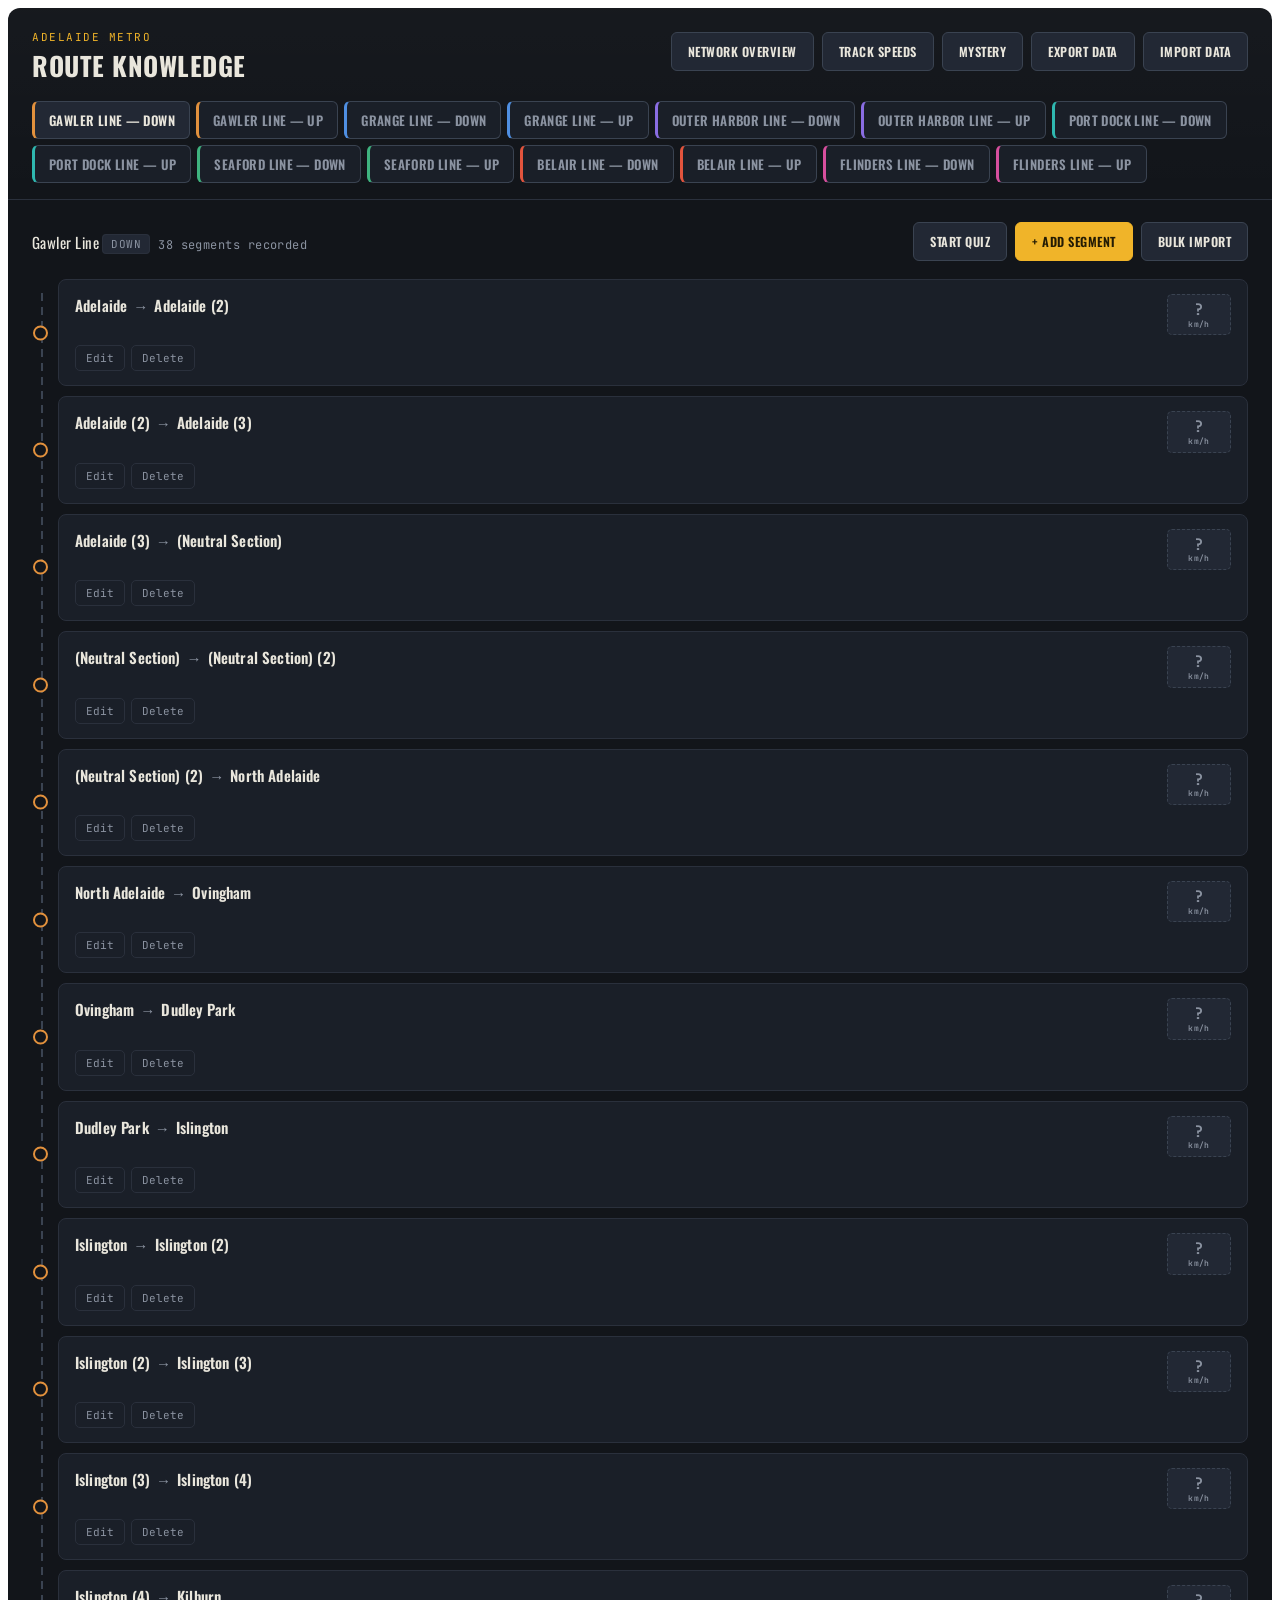
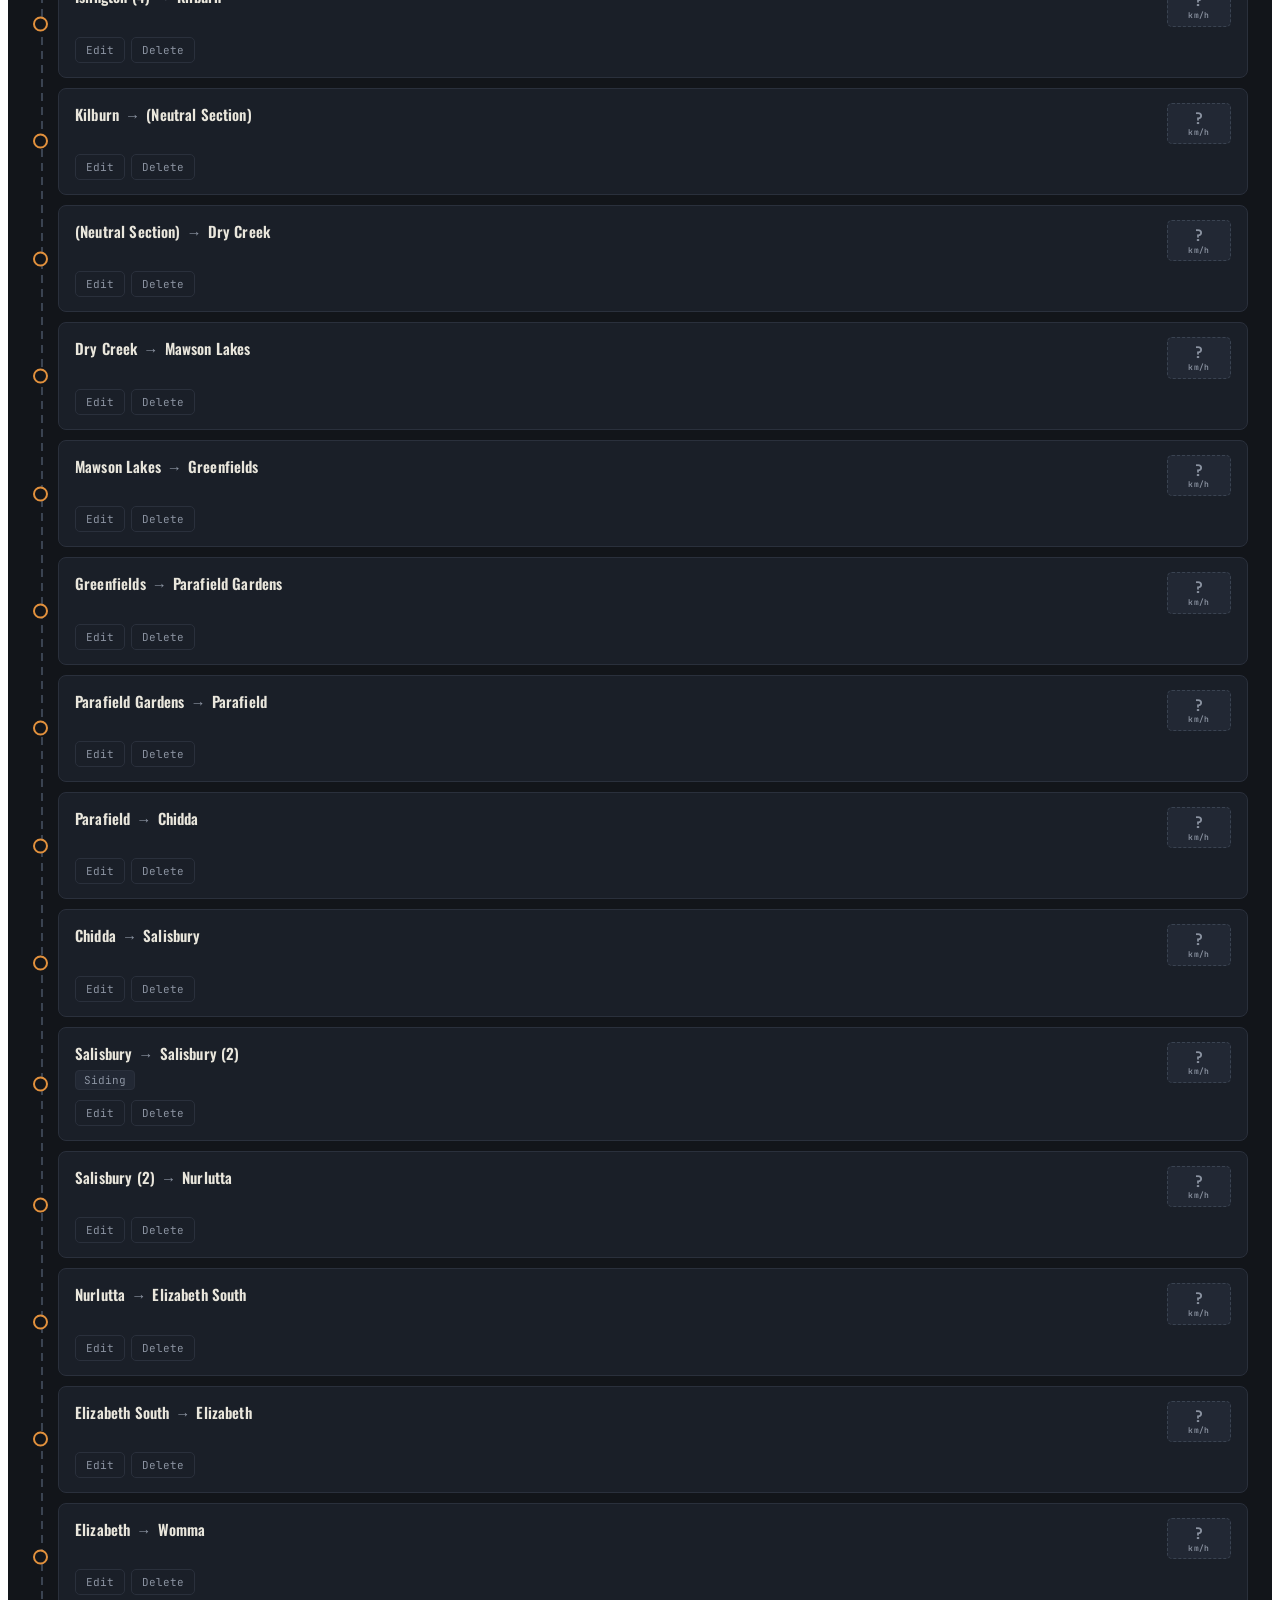
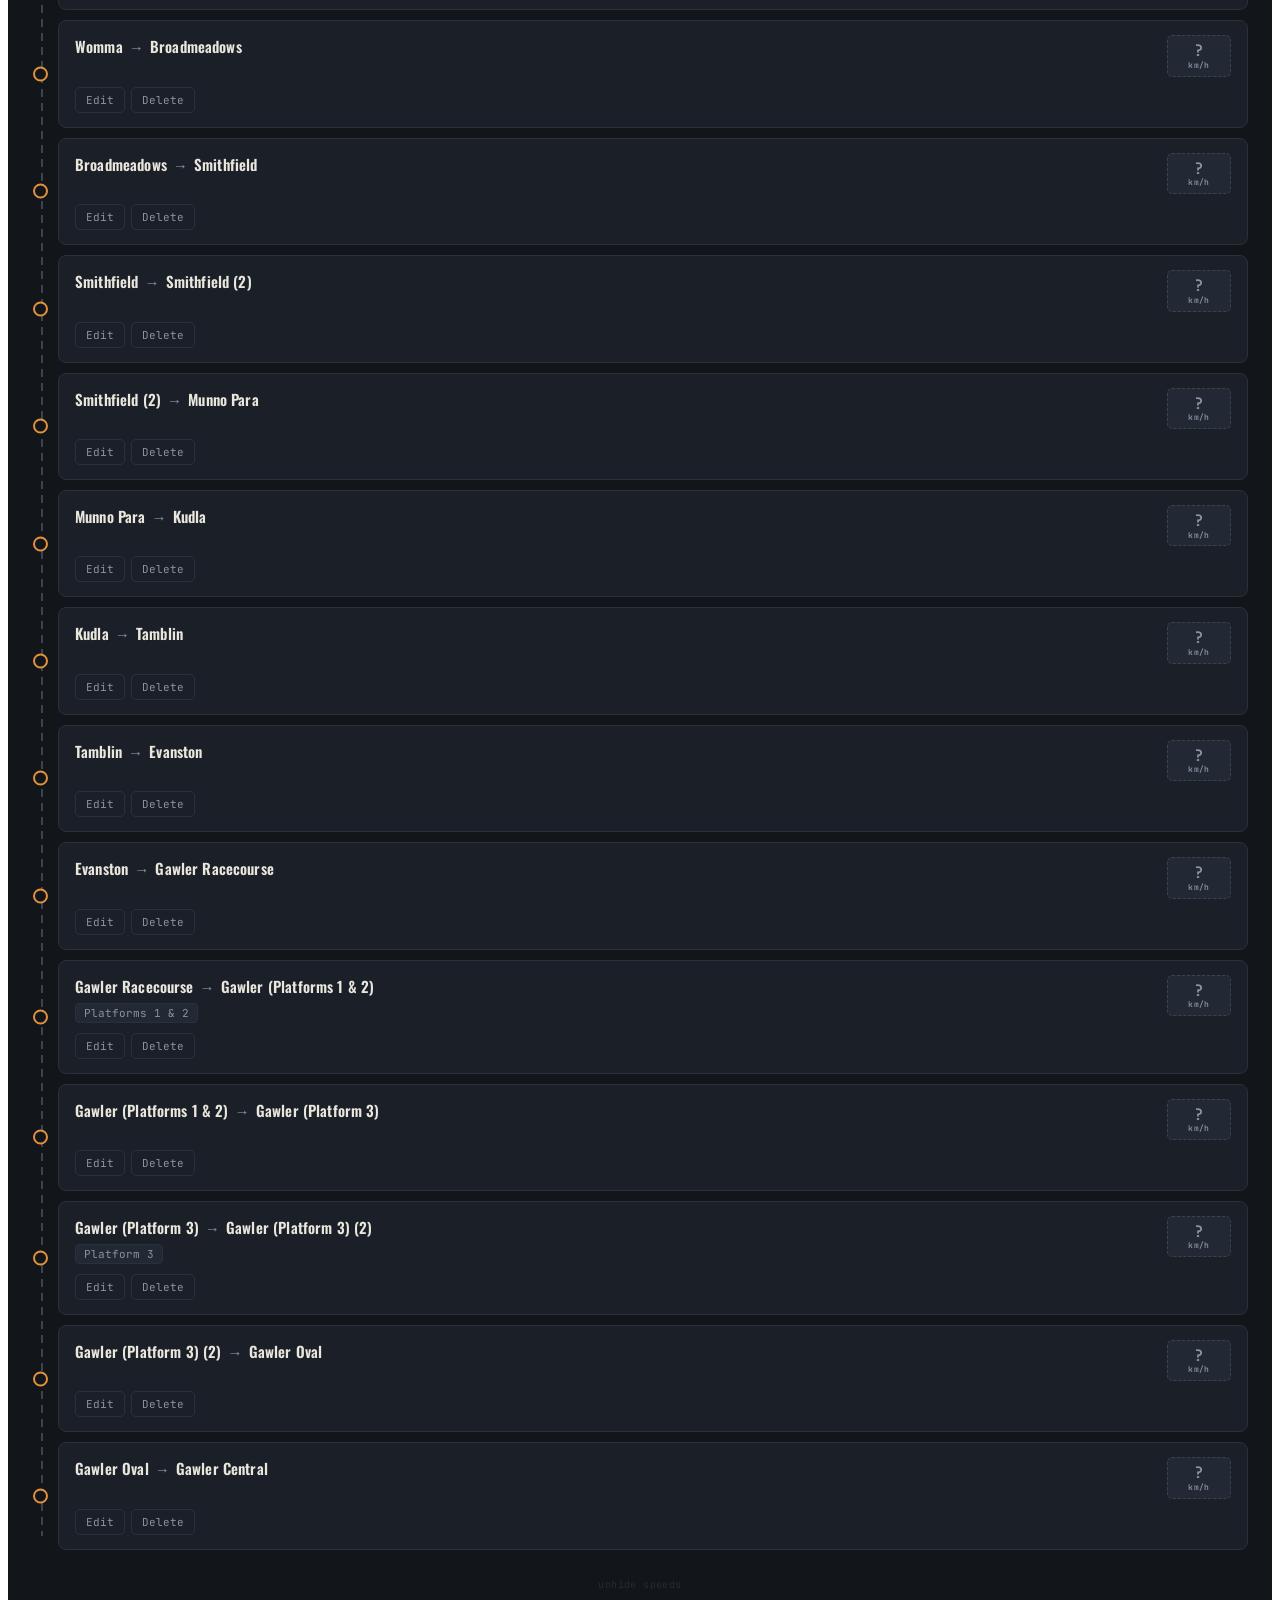
<file: index.html.html>
<!DOCTYPE html>
<html lang="en">
<head>
<meta charset="UTF-8">
<meta name="viewport" content="width=device-width, initial-scale=1.0, maximum-scale=1.0">
<meta name="theme-color" content="#12151a">
<meta name="apple-mobile-web-app-capable" content="yes">
<meta name="apple-mobile-web-app-status-bar-style" content="black-translucent">
<title>Route Knowledge &mdash; Adelaide Metro</title>
<style>
@import url('https://fonts.googleapis.com/css2?family=Oswald:wght@500;600;700&family=Inter:wght@400;500;600&family=JetBrains+Mono:wght@500;600&display=swap');

:root{
  --ink:#12151a;
  --panel:#1a1f28;
  --panel-raised:#222834;
  --steel:#3a4351;
  --steel-soft:#2a303c;
  --paper:#e9e6dc;
  --muted:#8b93a1;
  --yellow:#f0b429;
  --green:#3fb37f;
  --red:#e2543d;
}
*{box-sizing:border-box;}
.rk-root{
  background:var(--ink);
  color:var(--paper);
  font-family:'Inter',system-ui,sans-serif;
  min-height:100%;
  padding:0;
  border-radius:12px;
  overflow:hidden;
}
.rk-topbar{
  padding:22px 24px 16px;
  border-bottom:1px solid var(--steel-soft);
  background:linear-gradient(180deg, rgba(255,255,255,0.02), transparent);
}
.rk-eyebrow{
  font-family:'JetBrains Mono',monospace;
  font-size:11px;
  letter-spacing:0.14em;
  color:var(--yellow);
  text-transform:uppercase;
  margin:0 0 2px;
}
.rk-title{
  font-family:'Oswald',sans-serif;
  font-weight:700;
  font-size:26px;
  letter-spacing:0.02em;
  text-transform:uppercase;
  margin:0 0 16px;
}
.rk-tabs{
  display:flex;
  gap:6px;
  flex-wrap:wrap;
}
@media (max-width:600px){
  .rk-tabs{
    flex-wrap:nowrap;
    overflow-x:auto;
    -webkit-overflow-scrolling:touch;
    scrollbar-width:none;
    margin:0 -24px;
    padding:0 24px 4px;
  }
  .rk-tabs::-webkit-scrollbar{ display:none; }
  .rk-tab{ flex-shrink:0; }
}
.rk-tab{
  font-family:'Oswald',sans-serif;
  font-weight:600;
  font-size:13px;
  letter-spacing:0.03em;
  text-transform:uppercase;
  background:var(--panel);
  border:1px solid var(--steel);
  color:var(--muted);
  padding:8px 14px;
  border-radius:6px;
  cursor:pointer;
  transition:all .15s ease;
  border-left:3px solid var(--line-hue, var(--steel));
}
.rk-tab:hover{color:var(--paper);}
.rk-tab.active{
  background:var(--panel-raised);
  color:var(--paper);
  border-color:var(--steel);
  border-left:3px solid var(--line-hue, var(--yellow));
}
.rk-tab:focus-visible, .rk-btn:focus-visible, .rk-input:focus-visible, .rk-icon-btn:focus-visible{
  outline:2px solid var(--yellow);
  outline-offset:2px;
}

.rk-body{
  padding:22px 24px 28px;
}
.rk-modebar{
  display:flex;
  justify-content:space-between;
  align-items:center;
  margin-bottom:18px;
  gap:12px;
  flex-wrap:wrap;
}
.rk-linelabel{
  font-family:'Oswald',sans-serif;
  font-size:15px;
  letter-spacing:0.03em;
  color:var(--paper);
}
.rk-linelabel .n{
  font-family:'JetBrains Mono',monospace;
  color:var(--muted);
  font-size:12px;
  margin-left:8px;
}
.rk-btn{
  font-family:'Oswald',sans-serif;
  font-weight:600;
  font-size:12.5px;
  letter-spacing:0.04em;
  text-transform:uppercase;
  background:var(--panel-raised);
  border:1px solid var(--steel);
  color:var(--paper);
  padding:9px 16px;
  border-radius:6px;
  cursor:pointer;
  transition:background .15s ease, transform .1s ease;
}
.rk-btn:hover{background:#2b3242;}
.rk-btn:active{transform:scale(0.98);}
.rk-btn.primary{
  background:var(--yellow);
  color:#241c04;
  border-color:var(--yellow);
}
.rk-btn.primary:hover{background:#f5c34f;}
.rk-btn.quiz-active{
  background:var(--red);
  border-color:var(--red);
  color:#fff;
}

/* Track diagram */
.rk-track{
  position:relative;
  padding-left:26px;
}
.rk-track::before{
  content:"";
  position:absolute;
  left:9px;
  top:14px;
  bottom:14px;
  width:2px;
  background:repeating-linear-gradient(180deg, var(--steel) 0 8px, transparent 8px 14px);
}
.rk-seg{
  position:relative;
  background:var(--panel);
  border:1px solid var(--steel-soft);
  border-radius:8px;
  padding:14px 16px;
  margin-bottom:10px;
  animation:rkFadeIn .35s ease both;
}
.rk-seg::before{
  content:"";
  position:absolute;
  left:-26px;
  top:50%;
  transform:translateY(-50%);
  width:11px;
  height:11px;
  border-radius:50%;
  background:var(--ink);
  border:2px solid var(--line-hue, var(--yellow));
}
@keyframes rkFadeIn{
  from{opacity:0; transform:translateY(4px);}
  to{opacity:1; transform:translateY(0);}
}
.rk-seg-top{
  display:flex;
  justify-content:space-between;
  align-items:flex-start;
  gap:10px;
  flex-wrap:wrap;
}
.rk-stations{
  font-family:'Oswald',sans-serif;
  font-size:15px;
  font-weight:600;
  letter-spacing:0.01em;
}
.rk-stations .arrow{color:var(--muted); margin:0 6px; font-weight:400;}
.rk-tags{
  display:flex;
  gap:6px;
  flex-wrap:wrap;
  margin-top:6px;
}
.rk-tag{
  font-family:'JetBrains Mono',monospace;
  font-size:11px;
  color:var(--muted);
  background:var(--panel-raised);
  border:1px solid var(--steel-soft);
  padding:2px 8px;
  border-radius:4px;
}
.rk-board{
  font-family:'JetBrains Mono',monospace;
  font-weight:600;
  font-size:16px;
  color:#241c04;
  background:var(--yellow);
  border-radius:5px;
  padding:6px 10px;
  min-width:64px;
  text-align:center;
  line-height:1.1;
  flex-shrink:0;
}
.rk-board .u{display:block; font-size:8px; letter-spacing:0.06em; margin-top:1px;}
.rk-board.hidden{
  background:var(--panel-raised);
  color:var(--muted);
  border:1px dashed var(--steel);
}
.rk-seg-actions{
  display:flex;
  gap:6px;
  margin-top:10px;
}
.rk-icon-btn{
  font-family:'JetBrains Mono',monospace;
  font-size:11px;
  background:none;
  border:1px solid var(--steel-soft);
  color:var(--muted);
  padding:5px 10px;
  border-radius:5px;
  cursor:pointer;
}
.rk-icon-btn:hover{color:var(--paper); border-color:var(--steel);}
.rk-icon-btn.danger:hover{color:var(--red); border-color:var(--red);}

/* Quiz */
.rk-quiz-row{
  display:flex;
  align-items:center;
  gap:10px;
  margin-top:10px;
}
.rk-input{
  font-family:'JetBrains Mono',monospace;
  background:var(--ink);
  border:1px solid var(--steel);
  color:var(--paper);
  padding:8px 10px;
  border-radius:5px;
  width:100px;
  font-size:14px;
}
.rk-feedback{
  font-family:'JetBrains Mono',monospace;
  font-size:12px;
}
.rk-feedback.correct{color:var(--green);}
.rk-feedback.wrong{color:var(--red);}
.rk-quizbar{
  display:flex;
  justify-content:space-between;
  align-items:center;
  background:var(--panel-raised);
  border:1px solid var(--steel-soft);
  border-radius:8px;
  padding:12px 16px;
  margin-bottom:16px;
  font-family:'JetBrains Mono',monospace;
  font-size:13px;
  color:var(--muted);
}
.rk-quizbar b{color:var(--paper);}

/* Add form */
.rk-form{
  background:var(--panel);
  border:1px solid var(--steel-soft);
  border-radius:8px;
  padding:16px;
  margin-top:16px;
}
.rk-form-title{
  font-family:'Oswald',sans-serif;
  font-size:13px;
  letter-spacing:0.05em;
  text-transform:uppercase;
  color:var(--muted);
  margin:0 0 12px;
}
.rk-form-grid{
  display:grid;
  grid-template-columns:1fr 1fr;
  gap:10px;
}
.rk-form-grid.full{grid-template-columns:1fr;}
.rk-field label{
  display:block;
  font-family:'JetBrains Mono',monospace;
  font-size:10.5px;
  color:var(--muted);
  text-transform:uppercase;
  letter-spacing:0.05em;
  margin-bottom:4px;
}
.rk-field input, .rk-field textarea{
  width:100%;
  background:var(--ink);
  border:1px solid var(--steel);
  color:var(--paper);
  padding:8px 10px;
  border-radius:5px;
  font-family:'Inter',sans-serif;
  font-size:13.5px;
}
.rk-field textarea{resize:vertical; min-height:44px;}
.rk-form-actions{
  margin-top:12px;
  display:flex;
  gap:8px;
}

.rk-empty{
  text-align:center;
  padding:40px 20px;
  color:var(--muted);
  font-size:13.5px;
}
.rk-empty .big{
  font-family:'Oswald',sans-serif;
  font-size:16px;
  color:var(--paper);
  margin-bottom:6px;
}
.rk-quiz-done{
  text-align:center;
  padding:30px 20px;
}
.rk-quiz-done .score{
  font-family:'Oswald',sans-serif;
  font-size:34px;
  color:var(--yellow);
}
@media (max-width:480px){
  .rk-form-grid{grid-template-columns:1fr;}
  .rk-title{font-size:21px;}
  .rk-topbar{padding:16px 16px 12px;}
  .rk-body{padding:16px 16px 24px;}
  .rk-tabs{margin:0 -16px; padding:0 16px 4px;}
  .rk-net-node{margin-left:12px; padding-left:12px;}
}
.rk-net-tree{
  margin-top:6px;
  animation:rkFadeIn .3s ease both;
}
.rk-net-hub{
  font-family:'Oswald',sans-serif;
  font-weight:700;
  font-size:15px;
  letter-spacing:0.06em;
  background:var(--panel-raised);
  border:1px solid var(--steel);
  border-radius:6px;
  padding:10px 18px;
  display:inline-block;
  margin-bottom:6px;
}
.rk-net-node{
  margin-left:20px;
  padding-left:20px;
  border-left:2px dashed var(--steel-soft);
}
.rk-net-row{
  position:relative;
  display:flex;
  align-items:center;
  gap:10px;
  padding:7px 0;
}
.rk-net-row::before{
  content:"";
  position:absolute;
  left:-20px;
  top:50%;
  width:18px;
  height:2px;
  background:var(--steel-soft);
}
.rk-net-junction-label{
  font-family:'JetBrains Mono',monospace;
  font-size:10.5px;
  color:var(--muted);
  text-transform:uppercase;
  letter-spacing:0.05em;
}
.rk-net-line-btn{
  font-family:'Oswald',sans-serif;
  font-weight:600;
  font-size:13.5px;
  letter-spacing:0.02em;
  background:var(--panel);
  border:1px solid var(--steel-soft);
  border-left-width:4px;
  border-left-style:solid;
  color:var(--paper);
  padding:8px 14px;
  border-radius:6px;
  cursor:pointer;
  transition:background .15s ease;
}
.rk-net-line-btn:hover{
  background:var(--panel-raised);
}
.rk-ts-toggle{
  display:flex;
  gap:6px;
  margin-bottom:16px;
}
.rk-ts-list{
  animation:rkFadeIn .3s ease both;
}
.rk-ts-station{
  font-family:'Oswald',sans-serif;
  font-weight:700;
  font-size:14px;
  letter-spacing:0.03em;
  text-transform:uppercase;
  color:var(--paper);
  background:var(--panel-raised);
  border-left:3px solid var(--yellow);
  padding:8px 14px;
  margin:14px 0 6px;
  border-radius:4px;
}
.rk-ts-station:first-child{ margin-top:0; }
.rk-ts-row{
  display:flex;
  align-items:baseline;
  gap:12px;
  padding:7px 14px 7px 20px;
  border-bottom:1px solid var(--steel-soft);
}
.rk-ts-speed{
  font-family:'JetBrains Mono',monospace;
  font-weight:600;
  font-size:14px;
  color:var(--yellow);
  min-width:64px;
}
.rk-ts-dist{
  font-family:'JetBrains Mono',monospace;
  font-size:12.5px;
  color:var(--muted);
  flex:1;
}
.rk-ts-comment{
  font-family:'Inter',sans-serif;
  font-size:12px;
  color:var(--muted);
  font-style:italic;
html, body{
  margin:0;
  padding:0;
  background:var(--ink);
  -webkit-tap-highlight-color:transparent;
}
</style>
</head>
<body>

<div class="rk-root" id="rk-root">
  <div class="rk-topbar">
    <div style="display:flex; justify-content:space-between; align-items:flex-start; gap:12px; flex-wrap:wrap;">
      <div>
        <p class="rk-eyebrow">Adelaide Metro</p>
        <h1 class="rk-title">Route Knowledge</h1>
      </div>
      <div style="display:flex; gap:8px; margin-top:2px; flex-wrap:wrap;">
        <button class="rk-btn" id="rk-network-btn">Network Overview</button>
        <button class="rk-btn" id="rk-track-btn">Track Speeds</button>
        <button class="rk-btn" id="rk-mystery-btn">Mystery</button>
        <button class="rk-btn" id="rk-export-btn" title="Download a backup of all your data">Export Data</button>
        <button class="rk-btn" id="rk-import-btn" title="Restore from a backup file">Import Data</button>
        <input type="file" id="rk-import-file" accept="application/json" style="display:none;">
      </div>
    </div>
    <div class="rk-tabs" id="rk-tabs"></div>
  </div>
  <div class="rk-body" id="rk-body"></div>
</div>

<script>
(function(){
  const LINES = [
    {id:'gawler_down', name:'Gawler Line', hue:'#e2913d', direction:'Down'},
    {id:'gawler_up', name:'Gawler Line', hue:'#e2913d', direction:'Up'},
    {id:'grange_down', name:'Grange Line', hue:'#4f8fe2', direction:'Down'},
    {id:'grange_up', name:'Grange Line', hue:'#4f8fe2', direction:'Up'},
    {id:'outerharbor_down', name:'Outer Harbor Line', hue:'#8a6de2', direction:'Down'},
    {id:'outerharbor_up', name:'Outer Harbor Line', hue:'#8a6de2', direction:'Up'},
    {id:'portdock_down', name:'Port Dock Line', hue:'#2fb8b0', direction:'Down'},
    {id:'portdock_up', name:'Port Dock Line', hue:'#2fb8b0', direction:'Up'},
    {id:'seaford_down', name:'Seaford Line', hue:'#3fb37f', direction:'Down'},
    {id:'seaford_up', name:'Seaford Line', hue:'#3fb37f', direction:'Up'},
    {id:'belair_down', name:'Belair Line', hue:'#e2543d', direction:'Down'},
    {id:'belair_up', name:'Belair Line', hue:'#e2543d', direction:'Up'},
    {id:'tonsley_down', name:'Flinders Line', hue:'#d84f9e', direction:'Down'},
    {id:'tonsley_up', name:'Flinders Line', hue:'#d84f9e', direction:'Up'},
  ];

  let activeLine = LINES[0].id;
  let quizModeType = null; // null | 'segment' | 'range'
  let quizRangeGuesses = {}; // pairKey -> array of per-box guess strings
  let quizRangeBoxChecked = {}; // pairKey -> array of booleans
  let mysteryRound = null; // { lineId, lineLabel, fromLabel, toLabel, values: [{value,note}], guesses: [], checked: [] }
  let hideSpeeds = true;
  let showAddForm = false;
  let showImportForm = false;
  let segCache = {}; // lineId -> array

  const root = document.getElementById('rk-root');
  const tabsEl = document.getElementById('rk-tabs');
  const bodyEl = document.getElementById('rk-body');
  const networkBtn = document.getElementById('rk-network-btn');
  const trackBtn = document.getElementById('rk-track-btn');
  const mysteryBtn = document.getElementById('rk-mystery-btn');
  const exportBtn = document.getElementById('rk-export-btn');
  const importBtn = document.getElementById('rk-import-btn');
  const importFileInput = document.getElementById('rk-import-file');
  let showNetwork = false;
  let showTrackSpeeds = false;
  let showMystery = false;
  let trackSpeedsDir = 'seaford_down';

  const NETWORK_TREE = [
    { type:'line', name:'Gawler Line', lineId:'gawler_down' },
    { type:'junction', name:'Woodville', children: [
        { type:'line', name:'Grange Line', lineId:'grange_down' },
        { type:'junction', name:'Alberton', children: [
            { type:'line', name:'Port Dock Line', lineId:'portdock_down' },
            { type:'line', name:'Outer Harbor Line', lineId:'outerharbor_down' },
        ]},
    ]},
    { type:'junction', name:'Goodwood', children: [
        { type:'line', name:'Belair Line', lineId:'belair_down' },
        { type:'junction', name:'just before Ascot Park', children: [
            { type:'line', name:'Seaford Line', lineId:'seaford_down' },
            { type:'line', name:'Flinders Line', lineId:'tonsley_down' },
        ]},
    ]},
  ];

  function lineColor(lineId){
    const l = LINES.find(x => x.id === lineId);
    return l ? l.hue : '#8b93a1';
  }

  function buildNetNode(node){
    const wrap = document.createElement('div');
    const row = document.createElement('div');
    row.className = 'rk-net-row';
    if(node.type === 'line'){
      const btn = document.createElement('button');
      btn.className = 'rk-net-line-btn';
      btn.style.borderLeftColor = lineColor(node.lineId);
      btn.textContent = node.name;
      btn.onclick = () => {
        activeLine = node.lineId;
        showNetwork = false;
        renderTabs();
        renderBody();
      };
      row.appendChild(btn);
    } else {
      const label = document.createElement('span');
      label.className = 'rk-net-junction-label';
      label.textContent = node.name + ' junction';
      row.appendChild(label);
    }
    wrap.appendChild(row);
    if(node.children){
      const childWrap = document.createElement('div');
      childWrap.className = 'rk-net-node';
      node.children.forEach(c => childWrap.appendChild(buildNetNode(c)));
      wrap.appendChild(childWrap);
    }
    return wrap;
  }

  function renderNetworkOverview(){
    const container = document.createElement('div');
    container.className = 'rk-net-tree';

    const hub = document.createElement('div');
    hub.className = 'rk-net-hub';
    hub.textContent = 'ADELAIDE';
    container.appendChild(hub);

    const rootWrap = document.createElement('div');
    rootWrap.className = 'rk-net-node';
    NETWORK_TREE.forEach(n => rootWrap.appendChild(buildNetNode(n)));
    container.appendChild(rootWrap);

    const note = document.createElement('p');
    note.style.cssText = 'margin-top:20px; font-family:\'JetBrains Mono\',monospace; font-size:11px; color:var(--muted); line-height:1.6;';
    note.textContent = 'Schematic only \u2014 not to scale, and not the official Adelaide Metro map. Click a line to open it.';
    container.appendChild(note);

    bodyEl.appendChild(container);
  }

  networkBtn.onclick = () => { showNetwork = !showNetwork; showTrackSpeeds = false; showMystery = false; renderBody(); };
  trackBtn.onclick = () => { showTrackSpeeds = !showTrackSpeeds; showNetwork = false; showMystery = false; renderBody(); };
  mysteryBtn.onclick = () => { showMystery = !showMystery; showNetwork = false; showTrackSpeeds = false; mysteryRound = null; renderBody(); };

  async function exportAllData(){
    const data = {};
    for(const line of LINES){
      const segs = await loadSegments(line.id);
      data[line.id] = segs;
    }
    const payload = {
      exportedAt: new Date().toISOString(),
      tool: 'Adelaide Metro Route Knowledge',
      data: data,
    };
    const blob = new Blob([JSON.stringify(payload, null, 2)], { type: 'application/json' });
    const url = URL.createObjectURL(blob);
    const a = document.createElement('a');
    a.href = url;
    a.download = 'route-knowledge-backup-' + new Date().toISOString().slice(0,10) + '.json';
    document.body.appendChild(a);
    a.click();
    document.body.removeChild(a);
    URL.revokeObjectURL(url);
  }
  exportBtn.onclick = exportAllData;

  importBtn.onclick = () => { importFileInput.click(); };
  importFileInput.addEventListener('change', async (e) => {
    const file = e.target.files[0];
    if(!file) return;
    try{
      const text = await file.text();
      const parsed = JSON.parse(text);
      const data = parsed.data || parsed; // support raw {lineId: segs} too
      const validIds = new Set(LINES.map(l => l.id));
      let importedCount = 0;
      for(const [lineId, segs] of Object.entries(data)){
        if(validIds.has(lineId) && Array.isArray(segs)){
          await saveSegments(lineId, segs);
          importedCount++;
        }
      }
      alert('Imported data for ' + importedCount + ' line' + (importedCount===1?'':'s') + '.');
      renderBody();
    }catch(err){
      alert('Could not read that file. Make sure it\'s a backup exported from this tool.');
    }
    importFileInput.value = '';
  });

  // Raw kilometrage data transcribed directly from the official Seaford Down/Up addenda screenshots.
  // km: null means no kilometrage was given in the source document for that row.
  const TRACK_SPEED_DATA = {
    seaford_down: [
      {km:0.000, label:'Adelaide', speed:15, comment:'No permanent speed sign at 0.000'},
      {km:null, label:null, speed:35, comment:'At the end of the platform'},
      {km:0.872, label:null, speed:60, comment:null},
      {km:1.975, label:'Mile End', speed:null, comment:null},
      {km:2.121, label:null, speed:110, comment:null},
      {km:4.116, label:'Adelaide Showground', speed:null, comment:null},
      {km:4.196, label:null, speed:80, comment:null},
      {km:4.630, label:null, speed:60, comment:null},
      {km:4.945, label:'Goodwood', speed:null, comment:null},
      {km:5.714, label:null, speed:90, comment:null},
      {km:6.308, label:'Clarence Park', speed:null, comment:null},
      {km:7.138, label:'Emerson', speed:null, comment:null},
      {km:7.178, label:null, speed:70, comment:null},
      {km:7.850, label:'Edwardstown', speed:null, comment:null},
      {km:8.091, label:null, speed:50, comment:null},
      {km:8.235, label:null, speed:70, comment:null},
      {km:8.364, label:null, speed:110, comment:null},
      {km:9.115, label:'Woodlands Park', speed:null, comment:null},
      {km:10.094, label:null, speed:90, comment:null},
      {km:10.176, label:'Ascot Park', speed:null, comment:null},
      {km:11.240, label:null, speed:110, comment:null},
      {km:11.380, label:'Marion', speed:null, comment:null},
      {km:12.392, label:null, speed:90, comment:null},
      {km:12.861, label:null, speed:60, comment:null},
      {km:12.944, label:'Oaklands', speed:null, comment:null},
      {km:13.455, label:null, speed:100, comment:null},
      {km:13.703, label:'Warradale', speed:null, comment:null},
      {km:14.589, label:null, speed:55, comment:null},
      {km:14.613, label:'Hove', speed:null, comment:null},
      {km:15.840, label:'Brighton', speed:null, comment:null},
      {km:16.279, label:null, speed:80, comment:null},
      {km:16.920, label:'Seacliff Up', speed:null, comment:null},
      {km:17.105, label:'Seacliff Down', speed:null, comment:null},
      {km:18.039, label:null, speed:100, comment:null},
      {km:18.292, label:'Marino', speed:null, comment:null},
      {km:18.915, label:'Marino Rocks', speed:null, comment:null},
      {km:21.391, label:'Hallett Cove', speed:null, comment:null},
      {km:22.972, label:'Hallett Cove Beach', speed:null, comment:null},
      {km:23.293, label:null, speed:85, comment:null},
      {km:23.633, label:null, speed:100, comment:null},
      {km:25.248, label:null, speed:70, comment:null},
      {km:26.068, label:null, speed:100, comment:null},
      {km:26.345, label:null, speed:110, comment:null},
      {km:26.648, label:'Lonsdale', speed:null, comment:null},
      {km:28.704, label:null, speed:85, comment:null},
      {km:28.900, label:'Christie Downs', speed:null, comment:null},
      {km:29.030, label:null, speed:110, comment:null},
      {km:29.980, label:null, speed:70, comment:null},
      {km:30.208, label:'Noarlunga Centre', speed:null, comment:null},
      {km:30.350, label:null, speed:110, comment:null},
      {km:34.483, label:null, speed:100, comment:null},
      {km:34.562, label:'Seaford Meadows', speed:null, comment:null},
      {km:35.453, label:null, speed:70, comment:null},
      {km:35.667, label:null, speed:25, comment:null},
      {km:35.784, label:'Seaford', speed:null, comment:null},
      {km:35.943, label:'End of Seaford Line', speed:null, comment:null},
    ],
    seaford_up: [
      {km:35.943, label:'End of Seaford Line', speed:null, comment:null},
      {km:35.784, label:'Seaford', speed:null, comment:null},
      {km:35.784, label:null, speed:70, comment:null},
      {km:35.453, label:null, speed:100, comment:null},
      {km:34.562, label:'Seaford Meadows', speed:null, comment:null},
      {km:34.483, label:null, speed:110, comment:null},
      {km:30.350, label:null, speed:70, comment:null},
      {km:30.208, label:'Noarlunga Centre', speed:null, comment:null},
      {km:28.900, label:'Christie Downs', speed:null, comment:null},
      {km:28.826, label:null, speed:110, comment:null},
      {km:26.648, label:'Lonsdale', speed:null, comment:null},
      {km:26.314, label:null, speed:100, comment:null},
      {km:23.656, label:null, speed:85, comment:null},
      {km:23.323, label:null, speed:100, comment:null},
      {km:22.972, label:'Hallett Cove Beach', speed:null, comment:null},
      {km:21.391, label:'Hallett Cove', speed:null, comment:null},
      {km:19.053, label:null, speed:70, comment:null},
      {km:18.915, label:'Marino Rocks', speed:null, comment:null},
      {km:18.815, label:null, speed:80, comment:null},
      {km:18.292, label:'Marino', speed:null, comment:null},
      {km:17.651, label:null, speed:110, comment:null},
      {km:17.105, label:'Seacliff Down', speed:null, comment:null},
      {km:16.920, label:'Seacliff Up', speed:null, comment:null},
      {km:16.604, label:null, speed:60, comment:null},
      {km:15.840, label:'Brighton', speed:null, comment:null},
      {km:15.405, label:null, speed:45, comment:null},
      {km:14.613, label:'Hove', speed:null, comment:null},
      {km:14.530, label:null, speed:100, comment:null},
      {km:13.703, label:'Warradale', speed:null, comment:null},
      {km:13.424, label:null, speed:60, comment:null},
      {km:12.944, label:'Oaklands', speed:null, comment:null},
      {km:12.862, label:null, speed:90, comment:null},
      {km:12.394, label:null, speed:110, comment:null},
      {km:11.380, label:'Marion', speed:null, comment:null},
      {km:11.291, label:null, speed:90, comment:null},
      {km:10.176, label:'Ascot Park', speed:null, comment:null},
      {km:9.980, label:null, speed:80, comment:null},
      {km:9.115, label:'Woodlands Park', speed:null, comment:null},
      {km:8.364, label:null, speed:40, comment:null},
      {km:8.047, label:null, speed:75, comment:null},
      {km:7.850, label:'Edwardstown', speed:null, comment:null},
      {km:7.130, label:'Emerson', speed:null, comment:null},
      {km:6.973, label:null, speed:90, comment:null},
      {km:6.308, label:'Clarence Park', speed:null, comment:null},
      {km:5.708, label:null, speed:60, comment:null},
      {km:4.945, label:'Goodwood', speed:null, comment:null},
      {km:4.630, label:null, speed:80, comment:null},
      {km:4.116, label:'Adelaide Showground', speed:null, comment:null},
      {km:4.036, label:null, speed:110, comment:null},
      {km:1.975, label:'Mile End', speed:null, comment:null},
      {km:1.922, label:null, speed:80, comment:null},
      {km:1.160, label:null, speed:60, comment:null},
      {km:0.872, label:null, speed:35, comment:null},
      {km:0.000, label:'Adelaide', speed:15, comment:'Into Platform'},
      {km:null, label:null, speed:5, comment:'Prior to buffer'},
    ],
    belair_down: [
      {km:0, label:'Adelaide Station', speed:15, comment:'No permanent speed sign at 0.000'},
      {km:null, label:null, speed:35, comment:'Once past end of the platform'},
      {km:0.872, label:null, speed:55, comment:null},
      {km:1.13, label:null, speed:85, comment:null},
      {km:1.975, label:'Mile End', speed:null, comment:null},
      {km:2.078, label:null, speed:110, comment:null},
      {km:3, label:null, speed:90, comment:null},
      {km:3.972, label:null, speed:35, comment:null},
      {km:4.034, label:null, speed:60, comment:null},
      {km:4.116, label:'Adelaide Showground', speed:null, comment:null},
      {km:4.945, label:'Goodwood', speed:null, comment:null},
      {km:5.137, label:'Millswood Loop', speed:null, comment:null},
      {km:5.74, label:null, speed:90, comment:null},
      {km:5.953, label:'Millswood', speed:null, comment:null},
      {km:6.967, label:'Unley Park', speed:null, comment:null},
      {km:8.533, label:'Mitcham', speed:null, comment:null},
      {km:8.635, label:null, speed:55, comment:null},
      {km:8.86, label:null, speed:90, comment:null},
      {km:9.3, label:'Torrens Park', speed:null, comment:null},
      {km:10.71, label:'Lynton', speed:null, comment:null},
      {km:11.157, label:null, speed:65, comment:null},
      {km:11.299, label:'Sleeps Hill Loop', speed:null, comment:null},
      {km:11.765, label:null, speed:55, comment:null},
      {km:12.051, label:null, speed:90, comment:null},
      {km:12.072, label:'Sleeps Hill Tunnel Adelaide End', speed:null, comment:null},
      {km:12.805, label:'Sleeps Hill Tunnel Belair End', speed:null, comment:null},
      {km:12.825, label:null, speed:50, comment:null},
      {km:13.483, label:null, speed:40, comment:null},
      {km:14.158, label:'Eden Hills', speed:null, comment:null},
      {km:14.303, label:null, speed:50, comment:null},
      {km:14.9, label:'Shepherds Hill Tunnel Adelaide End', speed:null, comment:null},
      {km:15.037, label:'Shepherds Hill Tunnel Belair End', speed:null, comment:null},
      {km:15.053, label:'Eden Hills Loop', speed:null, comment:null},
      {km:15.281, label:null, speed:40, comment:null},
      {km:15.686, label:null, speed:50, comment:null},
      {km:17.241, label:'Coromandel', speed:null, comment:null},
      {km:17.5, label:null, speed:40, comment:'Signal Sighting'},
      {km:17.74, label:null, speed:35, comment:null},
      {km:18.111, label:'Blackwood', speed:null, comment:null},
      {km:18.259, label:null, speed:45, comment:null},
      {km:18.453, label:null, speed:55, comment:null},
      {km:19.319, label:'Glenalta', speed:null, comment:null},
      {km:20.168, label:null, speed:40, comment:null},
      {km:20.56, label:'Pinera', speed:null, comment:null},
      {km:21.27, label:null, speed:35, comment:null},
      {km:21.51, label:'Belair', speed:null, comment:null},
      {km:21.748, label:'End of Belair Line', speed:null, comment:null},
    ],
    belair_up: [
      {km:21.748, label:'End of Belair Line', speed:null, comment:null},
      {km:21.51, label:'Belair', speed:null, comment:null},
      {km:21.39, label:null, speed:35, comment:null},
      {km:21.27, label:null, speed:40, comment:null},
      {km:20.56, label:'Pinera', speed:null, comment:null},
      {km:20.168, label:null, speed:55, comment:null},
      {km:19.319, label:'Glenalta', speed:null, comment:null},
      {km:18.453, label:null, speed:45, comment:null},
      {km:18.259, label:null, speed:35, comment:null},
      {km:18.111, label:'Blackwood', speed:null, comment:null},
      {km:17.74, label:null, speed:50, comment:null},
      {km:17.241, label:'Coromandel', speed:null, comment:null},
      {km:15.686, label:null, speed:40, comment:null},
      {km:15.281, label:null, speed:50, comment:null},
      {km:15.266, label:'Eden Hills Loop', speed:null, comment:null},
      {km:15.037, label:'Shepherds Hill Tunnel Belair End', speed:null, comment:null},
      {km:14.9, label:'Shepherds Hill Tunnel Adelaide End', speed:null, comment:null},
      {km:14.303, label:null, speed:40, comment:null},
      {km:14.158, label:'Eden Hills', speed:null, comment:null},
      {km:13.483, label:null, speed:50, comment:null},
      {km:12.825, label:null, speed:90, comment:null},
      {km:12.805, label:'Sleeps Hill Tunnel Belair End', speed:null, comment:null},
      {km:12.072, label:'Sleeps Hill Tunnel Adelaide End', speed:null, comment:null},
      {km:12.051, label:null, speed:55, comment:null},
      {km:11.577, label:'Sleeps Hill Loop', speed:null, comment:null},
      {km:11.765, label:null, speed:65, comment:null},
      {km:11.157, label:null, speed:90, comment:null},
      {km:10.71, label:'Lynton', speed:null, comment:null},
      {km:9.3, label:'Torrens Park', speed:null, comment:null},
      {km:8.86, label:null, speed:55, comment:null},
      {km:8.635, label:null, speed:90, comment:null},
      {km:8.533, label:'Mitcham', speed:null, comment:null},
      {km:6.967, label:'Unley Park', speed:null, comment:null},
      {km:5.953, label:'Millswood', speed:null, comment:null},
      {km:5.74, label:null, speed:60, comment:null},
      {km:5.617, label:'Millswood Loop', speed:null, comment:null},
      {km:4.945, label:'Goodwood', speed:null, comment:null},
      {km:4.63, label:null, speed:80, comment:null},
      {km:4.116, label:'Adelaide Showground', speed:null, comment:null},
      {km:3.731, label:null, speed:110, comment:null},
      {km:1.975, label:'Mile End', speed:null, comment:null},
      {km:1.922, label:null, speed:85, comment:null},
      {km:1.132, label:null, speed:55, comment:null},
      {km:0.872, label:null, speed:35, comment:null},
      {km:0, label:'Adelaide Station', speed:15, comment:'Into Platform'},
      {km:null, label:null, speed:5, comment:'Just prior to buffer'},
    ],
    outerharbor_down: [
      {km:0, label:'Adelaide', speed:15, comment:'No permanent speed sign at 0.000'},
      {km:null, label:null, speed:35, comment:'Once past end of the platform'},
      {km:0.633, label:null, speed:70, comment:null},
      {km:1.515, label:null, speed:90, comment:null},
      {km:2.5, label:'Bowden', speed:null, comment:null},
      {km:4.19, label:'Croydon', speed:null, comment:null},
      {km:5.054, label:'West Croydon', speed:null, comment:null},
      {km:5.965, label:'Kilkenny', speed:null, comment:null},
      {km:6.05, label:null, speed:80, comment:null},
      {km:6.774, label:'Woodville Park', speed:null, comment:null},
      {km:7.307, label:null, speed:90, comment:null},
      {km:7.465, label:'Woodville', speed:null, comment:null},
      {km:8.485, label:'St Clair', speed:null, comment:null},
      {km:9.168, label:'Cheltenham', speed:null, comment:null},
      {km:10.14, label:null, speed:40, comment:'Non-conforming track centres through Alberton Station'},
      {km:10.21, label:'Alberton', speed:null, comment:null},
      {km:10.28, label:null, speed:90, comment:null},
      {km:10.79, label:null, speed:80, comment:null},
      {km:11.023, label:null, speed:70, comment:null},
      {km:11.189, label:null, speed:40, comment:null},
      {km:11.676, label:'Port Adelaide', speed:null, comment:null},
      {km:11.972, label:null, speed:90, comment:null},
      {km:12.48, label:null, speed:40, comment:null},
      {km:13.076, label:'Ethelton', speed:null, comment:null},
      {km:13.132, label:null, speed:50, comment:null},
      {km:13.767, label:'Glanville', speed:null, comment:null},
      {km:13.97, label:null, speed:65, comment:null},
      {km:14.632, label:'Peterhead', speed:null, comment:null},
      {km:15.474, label:'Largs', speed:null, comment:null},
      {km:16.387, label:'Largs North', speed:null, comment:null},
      {km:17.166, label:'Draper', speed:null, comment:null},
      {km:17.324, label:null, speed:80, comment:null},
      {km:17.96, label:null, speed:65, comment:null},
      {km:18.139, label:'Taperoo', speed:null, comment:null},
      {km:18.302, label:null, speed:80, comment:null},
      {km:18.81, label:'Midlunga', speed:null, comment:null},
      {km:19.55, label:'Osborne', speed:null, comment:null},
      {km:19.616, label:null, speed:65, comment:null},
      {km:20.46, label:'North Haven', speed:null, comment:null},
      {km:20.796, label:null, speed:50, comment:null},
      {km:21.926, label:'Outer Harbor', speed:null, comment:null},
      {km:21.975, label:'End of Outer Harbor Line', speed:null, comment:null},
    ],
    outerharbor_up: [
      {km:21.975, label:'End of Outer Harbor Line', speed:null, comment:null},
      {km:21.926, label:'Outer Harbor', speed:null, comment:null},
      {km:21.926, label:null, speed:50, comment:null},
      {km:20.796, label:null, speed:65, comment:null},
      {km:20.46, label:'North Haven', speed:null, comment:null},
      {km:19.616, label:null, speed:80, comment:null},
      {km:19.55, label:'Osborne', speed:null, comment:null},
      {km:18.81, label:'Midlunga', speed:null, comment:null},
      {km:18.302, label:null, speed:65, comment:null},
      {km:18.139, label:'Taperoo', speed:null, comment:null},
      {km:17.96, label:null, speed:80, comment:null},
      {km:17.324, label:null, speed:65, comment:null},
      {km:17.166, label:'Draper', speed:null, comment:null},
      {km:16.387, label:'Largs North', speed:null, comment:null},
      {km:15.474, label:'Largs', speed:null, comment:null},
      {km:14.632, label:'Peterhead', speed:null, comment:null},
      {km:13.769, label:'Glanville', speed:null, comment:null},
      {km:13.643, label:null, speed:35, comment:null},
      {km:13.544, label:null, speed:50, comment:null},
      {km:13.132, label:null, speed:40, comment:null},
      {km:13.076, label:'Ethelton', speed:null, comment:null},
      {km:12.478, label:null, speed:90, comment:null},
      {km:11.972, label:null, speed:40, comment:null},
      {km:11.676, label:'Port Adelaide', speed:null, comment:null},
      {km:11.146, label:null, speed:70, comment:null},
      {km:11.023, label:null, speed:80, comment:null},
      {km:10.804, label:null, speed:90, comment:null},
      {km:10.28, label:null, speed:40, comment:'Non-conforming track centres through Alberton Station'},
      {km:10.21, label:'Alberton', speed:null, comment:null},
      {km:10.14, label:null, speed:90, comment:null},
      {km:9.168, label:'Cheltenham', speed:null, comment:null},
      {km:8.485, label:'St Clair', speed:null, comment:null},
      {km:7.456, label:'Woodville', speed:null, comment:null},
      {km:7.347, label:null, speed:70, comment:null},
      {km:6.774, label:'Woodville Park', speed:null, comment:null},
      {km:5.965, label:'Kilkenny', speed:null, comment:null},
      {km:5.788, label:null, speed:90, comment:null},
      {km:5.054, label:'West Croydon', speed:null, comment:null},
      {km:4.19, label:'Croydon', speed:null, comment:null},
      {km:2.5, label:'Bowden', speed:null, comment:null},
      {km:1.515, label:null, speed:70, comment:null},
      {km:0.633, label:null, speed:35, comment:null},
      {km:0, label:'Adelaide', speed:15, comment:'Into Platform'},
      {km:null, label:null, speed:5, comment:'Prior to buffer stop'},
    ],
    gawler_down: [
      {km:0, label:'Adelaide Station', speed:15, comment:'No permanent speed sign at 0.000'},
      {km:null, label:null, speed:35, comment:'At the end of the platform'},
      {km:0.633, label:null, speed:70, comment:null},
      {km:1.515, label:null, speed:75, comment:null},
      {km:2.4, label:null, speed:110, comment:null},
      {km:2.497, label:'North Adelaide', speed:null, comment:null},
      {km:3.461, label:null, speed:80, comment:null},
      {km:3.65, label:'Ovingham', speed:null, comment:null},
      {km:4.07, label:null, speed:110, comment:null},
      {km:4.899, label:'Dudley Park', speed:null, comment:null},
      {km:5.52, label:null, speed:80, comment:null},
      {km:6.008, label:'Islington', speed:null, comment:null},
      {km:6.083, label:null, speed:110, comment:null},
      {km:7.659, label:null, speed:70, comment:null},
      {km:7.69, label:null, speed:85, comment:null},
      {km:7.744, label:null, speed:105, comment:null},
      {km:7.807, label:'Kilburn', speed:null, comment:null},
      {km:8.615, label:null, speed:110, comment:null},
      {km:10.529, label:null, speed:100, comment:null},
      {km:10.613, label:'Dry Creek', speed:null, comment:null},
      {km:10.83, label:null, speed:110, comment:null},
      {km:14.846, label:'Mawson Lakes', speed:null, comment:null},
      {km:15.573, label:'Greenfields', speed:null, comment:null},
      {km:16.567, label:'Parafield Gardens', speed:null, comment:null},
      {km:17.704, label:'Parafield', speed:null, comment:null},
      {km:19.919, label:'Chidda', speed:null, comment:null},
      {km:19.919, label:null, speed:70, comment:null},
      {km:20.238, label:'Salisbury', speed:null, comment:null},
      {km:20.74, label:'Salisbury Siding', speed:null, comment:'15 km/h into Salisbury Siding'},
      {km:21.251, label:null, speed:110, comment:null},
      {km:21.779, label:'Nurlutta', speed:null, comment:null},
      {km:24.032, label:'Elizabeth South', speed:null, comment:null},
      {km:25.716, label:'Elizabeth', speed:null, comment:null},
      {km:26.001, label:'Elizabeth Siding', speed:null, comment:null},
      {km:27.169, label:null, speed:85, comment:null},
      {km:27.3, label:'Womma', speed:null, comment:null},
      {km:27.515, label:null, speed:110, comment:null},
      {km:28.324, label:'Broadmeadows', speed:null, comment:null},
      {km:30.223, label:'Smithfield', speed:null, comment:null},
      {km:30.254, label:null, speed:100, comment:null},
      {km:31.047, label:null, speed:110, comment:null},
      {km:32.02, label:'Munno Para', speed:null, comment:null},
      {km:34.099, label:'Kudla', speed:null, comment:null},
      {km:37.226, label:'Tamblin', speed:null, comment:null},
      {km:38.27, label:'Evanston', speed:null, comment:null},
      {km:38.848, label:null, speed:50, comment:null},
      {km:39.315, label:'Gawler Racecourse', speed:null, comment:null},
      {km:39.789, label:'Gawler Platform 1 & 2', speed:30, comment:'Only through Platforms 1 & 2'},
      {km:39.847, label:'Gawler Platform 3', speed:null, comment:null},
      {km:39.85, label:null, speed:20, comment:null},
      {km:39.94, label:null, speed:50, comment:null},
      {km:41.43, label:'Gawler Oval', speed:null, comment:null},
      {km:42.154, label:'Gawler Central', speed:null, comment:null},
      {km:42.183, label:'End of Gawler Line', speed:null, comment:'Buffer placed prior to Murray St'},
    ],
    gawler_up: [
      {km:42.183, label:'End of Gawler Line', speed:25, comment:'Reduced functionality ATP signal 4272'},
      {km:41.997, label:'Gawler Central', speed:null, comment:null},
      {km:41.43, label:'Gawler Oval', speed:null, comment:null},
      {km:39.94, label:null, speed:20, comment:'This speed is also posted for down movements as well as the back road'},
      {km:39.847, label:'Gawler Platform 3', speed:null, comment:null},
      {km:39.789, label:'Gawler Platform 1 & 2', speed:50, comment:'Only through Platforms 1 & 2'},
      {km:39.62, label:null, speed:50, comment:null},
      {km:39.315, label:'Gawler Racecourse', speed:null, comment:null},
      {km:39.032, label:null, speed:100, comment:null},
      {km:38.27, label:'Evanston', speed:null, comment:null},
      {km:38.176, label:null, speed:110, comment:null},
      {km:37.226, label:'Tamblin', speed:null, comment:null},
      {km:34.099, label:'Kudla', speed:null, comment:null},
      {km:33.927, label:null, speed:105, comment:null},
      {km:33.713, label:null, speed:110, comment:null},
      {km:32.02, label:'Munno Para', speed:null, comment:null},
      {km:30.223, label:'Smithfield', speed:null, comment:null},
      {km:28.324, label:'Broadmeadows', speed:null, comment:null},
      {km:28.119, label:null, speed:100, comment:null},
      {km:27.3, label:'Womma', speed:null, comment:null},
      {km:27.186, label:null, speed:110, comment:null},
      {km:26.402, label:'Elizabeth Siding', speed:null, comment:null},
      {km:25.716, label:'Elizabeth', speed:null, comment:null},
      {km:24.032, label:'Elizabeth South', speed:null, comment:null},
      {km:21.527, label:'Nurlutta', speed:null, comment:null},
      {km:20.726, label:null, speed:70, comment:null},
      {km:20.238, label:'Salisbury', speed:null, comment:null},
      {km:19.915, label:null, speed:110, comment:null},
      {km:18.85, label:'Chidda', speed:null, comment:null},
      {km:17.704, label:'Parafield', speed:null, comment:null},
      {km:16.567, label:'Parafield Gardens', speed:null, comment:null},
      {km:15.573, label:'Greenfields', speed:null, comment:null},
      {km:14.846, label:'Mawson Lakes', speed:null, comment:null},
      {km:10.613, label:'Dry Creek', speed:null, comment:null},
      {km:9.97, label:null, speed:100, comment:null},
      {km:9.493, label:null, speed:110, comment:null},
      {km:8.614, label:null, speed:90, comment:null},
      {km:7.678, label:'Kilburn', speed:null, comment:null},
      {km:7.597, label:null, speed:110, comment:null},
      {km:6.063, label:null, speed:80, comment:null},
      {km:6.008, label:'Islington', speed:null, comment:null},
      {km:5.52, label:null, speed:110, comment:null},
      {km:4.899, label:'Dudley Park', speed:null, comment:null},
      {km:4.07, label:null, speed:80, comment:null},
      {km:3.65, label:'Ovingham', speed:null, comment:null},
      {km:3.461, label:null, speed:110, comment:null},
      {km:2.497, label:'North Adelaide', speed:null, comment:null},
      {km:2.384, label:null, speed:75, comment:null},
      {km:1.515, label:null, speed:70, comment:null},
      {km:0.633, label:'Adelaide Yard', speed:35, comment:null},
      {km:0, label:'Adelaide Station', speed:15, comment:'Into Platform'},
      {km:null, label:null, speed:5, comment:'Before buffer'},
    ],
  };

  // Flinders branches off the Seaford mainline between Woodlands Park and Ascot Park.
  // The Flinders addenda only documents kilometrage from that junction outward, on the
  // same absolute Adelaide-based km scale as Seaford. So the full Down/Up picture is
  // built by splicing Seaford's trunk portion together with Flinders' own branch data.
  const FLINDERS_OWN_DOWN = [
    {km:9.996, label:'Points TJ1', speed:null, comment:null},
    {km:10.011, label:'Points TJ2', speed:null, comment:null},
    {km:10.039, label:null, speed:40, comment:null},
    {km:10.278, label:null, speed:90, comment:null},
    {km:11.180, label:null, speed:70, comment:null},
    {km:11.442, label:'Mitchell Park', speed:null, comment:null},
    {km:11.610, label:null, speed:80, comment:null},
    {km:12.182, label:null, speed:70, comment:null},
    {km:12.240, label:'Tonsley', speed:null, comment:null},
    {km:12.925, label:null, speed:50, comment:null},
    {km:13.583, label:null, speed:15, comment:null},
    {km:13.590, label:'Flinders', speed:null, comment:null},
    {km:13.755, label:'Buffer Stop', speed:null, comment:null},
    {km:13.770, label:'End of Flinders Line', speed:null, comment:null},
  ];
  const FLINDERS_OWN_UP = [
    {km:13.770, label:'End of Flinders Line', speed:null, comment:null},
    {km:13.755, label:'Buffer Stop', speed:null, comment:null},
    {km:13.590, label:'Flinders', speed:null, comment:null},
    {km:13.583, label:null, speed:50, comment:null},
    {km:12.925, label:null, speed:70, comment:null},
    {km:12.240, label:'Tonsley', speed:null, comment:null},
    {km:12.182, label:null, speed:80, comment:null},
    {km:11.610, label:null, speed:45, comment:null},
    {km:11.566, label:'Mitchell Park', speed:null, comment:null},
    {km:11.180, label:null, speed:35, comment:'No board placed due to turnout'},
    {km:11.066, label:null, speed:90, comment:null},
    {km:10.278, label:null, speed:35, comment:'No board placed due to turnout'},
  ];

  (function buildFlindersTrackSpeeds(){
    const trunkDown = TRACK_SPEED_DATA.seaford_down;
    const wpIdx = trunkDown.findIndex(r => r.label === 'Woodlands Park');
    const trunkDownPortion = wpIdx >= 0 ? trunkDown.slice(0, wpIdx + 1) : [];
    TRACK_SPEED_DATA.tonsley_down = trunkDownPortion.concat(FLINDERS_OWN_DOWN);

    const trunkUp = TRACK_SPEED_DATA.seaford_up;
    const rejoinIdx = trunkUp.findIndex(r => r.km === 9.980 && r.speed === 80);
    const trunkUpPortion = rejoinIdx >= 0 ? trunkUp.slice(rejoinIdx) : [];
    TRACK_SPEED_DATA.tonsley_up = FLINDERS_OWN_UP.concat(trunkUpPortion);
  })();

  // Grange branches off Outer Harbor at Woodville; Port Dock branches off Outer Harbor
  // just past Alberton. Both addenda only document kilometrage from their own junction
  // outward, on the same absolute Adelaide-based km scale as Outer Harbor, so both are
  // built by splicing Outer Harbor's trunk portion together with each branch's own data.
  const GRANGE_OWN_DOWN = [
    {km:7.252, label:'Point WV1', speed:null, comment:null},
    {km:7.324, label:'Point WV2', speed:null, comment:null},
    {km:7.325, label:null, speed:35, comment:'No speed board at 7.325'},
    {km:7.481, label:'Woodville', speed:null, comment:null},
    {km:7.494, label:null, speed:35, comment:'Additional 35km/h speed board at 7.494'},
    {km:8.235, label:null, speed:40, comment:null},
    {km:8.326, label:null, speed:80, comment:null},
    {km:9.080, label:'Albert Park', speed:null, comment:null},
    {km:10.311, label:'Seaton Park', speed:null, comment:null},
    {km:10.559, label:null, speed:55, comment:null},
    {km:11.679, label:null, speed:80, comment:null},
    {km:11.969, label:'East Grange', speed:null, comment:null},
    {km:12.759, label:null, speed:10, comment:'10 km/h until buffer'},
    {km:12.962, label:'Grange', speed:null, comment:null},
    {km:13.007, label:'End of Grange Line', speed:null, comment:null},
  ];
  const GRANGE_OWN_UP = [
    {km:13.007, label:'End of Line', speed:null, comment:null},
    {km:13.000, label:null, speed:25, comment:'No speed board at 13.000. Additional 25km/h speed board at 12.880'},
    {km:12.962, label:'Grange', speed:null, comment:null},
    {km:12.840, label:null, speed:10, comment:null},
    {km:12.759, label:null, speed:80, comment:null},
    {km:11.969, label:'East Grange', speed:null, comment:null},
    {km:11.679, label:null, speed:55, comment:null},
    {km:10.559, label:null, speed:80, comment:null},
    {km:10.311, label:'Seaton Park', speed:null, comment:null},
    {km:9.080, label:'Albert Park', speed:null, comment:null},
    {km:8.705, label:null, speed:50, comment:null},
    {km:8.326, label:null, speed:40, comment:null},
    {km:7.481, label:'Woodville', speed:null, comment:null},
  ];
  const PORTDOCK_OWN_DOWN = [
    {km:10.712, label:'Point PA1A', speed:35, comment:null},
    {km:10.780, label:'Point PA1/Point PA2', speed:null, comment:null},
    {km:11.268, label:'Port Dock Loop', speed:null, comment:null},
    {km:11.834, label:'Port Dock', speed:null, comment:null},
    {km:null, label:null, speed:15, comment:'Arriving into Port Dock Platform'},
    {km:11.968, label:'End of Line', speed:null, comment:null},
  ];
  const PORTDOCK_OWN_UP = [
    {km:11.968, label:'End of Line', speed:null, comment:null},
    {km:11.834, label:'Port Dock', speed:35, comment:'Departing from Port Dock Platform'},
    {km:11.268, label:'Port Dock Loop', speed:null, comment:null},
    {km:10.780, label:'Point PA2/Point PA1A', speed:null, comment:null},
  ];

  (function buildGrangeAndPortDockTrackSpeeds(){
    const ohDown = TRACK_SPEED_DATA.outerharbor_down;
    const ohUp = TRACK_SPEED_DATA.outerharbor_up;

    const wpDownIdx = ohDown.findIndex(r => r.label === 'Woodville Park');
    TRACK_SPEED_DATA.grange_down = (wpDownIdx >= 0 ? ohDown.slice(0, wpDownIdx + 1) : []).concat(GRANGE_OWN_DOWN);

    const wpUpIdx = ohUp.findIndex(r => r.label === 'Woodville Park');
    TRACK_SPEED_DATA.grange_up = GRANGE_OWN_UP.concat(wpUpIdx >= 0 ? ohUp.slice(wpUpIdx) : []);

    const pdDownIdx = ohDown.findIndex(r => r.km === 10.280 && r.speed === 90);
    TRACK_SPEED_DATA.portdock_down = (pdDownIdx >= 0 ? ohDown.slice(0, pdDownIdx + 1) : []).concat(PORTDOCK_OWN_DOWN);

    const pdUpIdx = ohUp.findIndex(r => r.km === 10.280 && r.speed === 40);
    TRACK_SPEED_DATA.portdock_up = PORTDOCK_OWN_UP.concat(pdUpIdx >= 0 ? ohUp.slice(pdUpIdx) : []);
  })();

  const TRACK_SPEED_TABS = [
    { id:'seaford_down', label:'Seaford Down' },
    { id:'seaford_up', label:'Seaford Up' },
    { id:'tonsley_down', label:'Flinders Down' },
    { id:'tonsley_up', label:'Flinders Up' },
    { id:'belair_down', label:'Belair Down' },
    { id:'belair_up', label:'Belair Up' },
    { id:'outerharbor_down', label:'Outer Harbor Down' },
    { id:'outerharbor_up', label:'Outer Harbor Up' },
    { id:'grange_down', label:'Grange Down' },
    { id:'grange_up', label:'Grange Up' },
    { id:'portdock_down', label:'Port Dock Down' },
    { id:'portdock_up', label:'Port Dock Up' },
    { id:'gawler_down', label:'Gawler Down' },
    { id:'gawler_up', label:'Gawler Up' },
  ];

  function renderTrackSpeeds(){
    const wrap = document.createElement('div');
    wrap.className = 'rk-ts-list';

    const toggle = document.createElement('div');
    toggle.className = 'rk-ts-toggle';
    toggle.style.flexWrap = 'wrap';
    TRACK_SPEED_TABS.forEach(tab => {
      const b = document.createElement('button');
      b.className = 'rk-btn' + (trackSpeedsDir === tab.id ? ' quiz-active' : '');
      b.textContent = tab.label;
      b.onclick = () => { trackSpeedsDir = tab.id; renderBody(); };
      toggle.appendChild(b);
    });
    wrap.appendChild(toggle);

    const rows = TRACK_SPEED_DATA[trackSpeedsDir];
    rows.forEach((row, i) => {
      if(row.label){
        const stationEl = document.createElement('div');
        stationEl.className = 'rk-ts-station';
        stationEl.textContent = row.label;
        wrap.appendChild(stationEl);
      }
      if(row.speed !== null){
        let endRow = null;
        for(let j = i + 1; j < rows.length; j++){
          if(rows[j].speed !== null){ endRow = rows[j]; break; }
        }
        if(!endRow){
          const lastRow = rows[rows.length - 1];
          if(lastRow && lastRow !== row && lastRow.km !== null) endRow = lastRow;
        }
        let distText;
        if(row.km === null){
          distText = 'exact km not given in source';
        } else if(endRow && endRow.km !== null){
          distText = 'for ' + Math.abs(endRow.km - row.km).toFixed(3) + ' km';
        } else {
          distText = 'distance not given in source';
        }
        const rowEl = document.createElement('div');
        rowEl.className = 'rk-ts-row';
        const speedEl = document.createElement('span');
        speedEl.className = 'rk-ts-speed';
        speedEl.textContent = row.speed + ' km/h';
        rowEl.appendChild(speedEl);
        const distEl = document.createElement('span');
        distEl.className = 'rk-ts-dist';
        distEl.textContent = distText + (row.km !== null ? ' (from km ' + row.km.toFixed(3) + ')' : '');
        rowEl.appendChild(distEl);
        if(row.comment){
          const commentEl = document.createElement('span');
          commentEl.className = 'rk-ts-comment';
          commentEl.textContent = row.comment;
          rowEl.appendChild(commentEl);
        }
        wrap.appendChild(rowEl);
      }
    });

    const note = document.createElement('p');
    note.style.cssText = 'margin-top:18px; font-family:\'JetBrains Mono\',monospace; font-size:11px; color:var(--muted); line-height:1.6;';
    note.textContent = 'Purely informational \u2014 transcribed from the official addenda kilometrage tables. Seaford only, since that\u2019s the only line with kilometrage loaded.';
    wrap.appendChild(note);

    bodyEl.appendChild(wrap);
  }

  // Works inside Claude artifacts (window.storage) AND as a standalone hosted page
  // (falls back to the browser's localStorage). Same file, either environment.
  const hasClaudeStorage = typeof window !== 'undefined' && !!window.storage;
  const storageAdapter = hasClaudeStorage ? window.storage : {
    async get(key){
      const v = localStorage.getItem('rk:' + key);
      if(v === null) return null;
      return { key, value: v, shared: false };
    },
    async set(key, value){
      localStorage.setItem('rk:' + key, value);
      return { key, value, shared: false };
    },
    async delete(key){
      localStorage.removeItem('rk:' + key);
      return { key, deleted: true, shared: false };
    },
  };

  function storageKey(lineId){ return 'segments:' + lineId; }

  function parseSegmentLines(text){
    return text.split('\n').map(l => l.trim()).filter(Boolean).map(l => {
      const parts = l.split(',').map(p => p.trim());
      if(parts.length >= 3 && parts[0] && parts[1] && parts[2] !== ''){
        return {
          id: 'seg_' + Date.now() + '_' + Math.floor(Math.random()*1000000),
          from: parts[0],
          to: parts[1],
          speed: parts[2],
          note: parts[3] || undefined,
        };
      }
      return null;
    }).filter(Boolean);
  }

  const SEED_DATA = {
    seaford_down: [
      'Adelaide, Adelaide (2), 15',
      'Adelaide (2), Adelaide (3), 35',
      'Adelaide (3), Mile End, 60',
      'Mile End, Showgrounds, 110',
      'Showgrounds, Showgrounds (2), 80',
      'Showgrounds (2), Goodwood, 60',
      'Goodwood, Clarence Park, 90',
      'Clarence Park, Emerson, 90',
      'Emerson, Edwardstown, 70',
      'Edwardstown, Edwardstown (2), 50',
      'Edwardstown (2), Edwardstown (3), 70',
      'Edwardstown (3), Woodlands Park, 110',
      'Woodlands Park, Ascot Park, 90',
      'Ascot Park, Marion, 110',
      'Marion, Marion (2), 90',
      'Marion (2), Oaklands, 60',
      'Oaklands, Warradale, 100',
      'Warradale, Hove, 55',
      'Hove, Brighton, 55',
      'Brighton, Seacliff, 80',
      'Seacliff, Marino, 100',
      'Marino, Marino Rocks, 100',
      'Marino Rocks, Hallett Cove, 100',
      'Hallett Cove, Hallett Cove Beach, 100',
      'Hallett Cove Beach, Hallett Cove Beach (2), 85',
      'Hallett Cove Beach (2), Hallett Cove Beach (3), 100',
      'Hallett Cove Beach (3), Hallett Cove Beach (4), 70',
      'Hallett Cove Beach (4), Hallett Cove Beach (5), 100',
      'Hallett Cove Beach (5), Lonsdale, 110',
      'Lonsdale, Christie Downs, 85',
      'Christie Downs, Christie Downs (2), 110',
      'Christie Downs (2), Noarlunga, 70',
      'Noarlunga, Noarlunga (2), 110',
      'Noarlunga (2), Seaford Meadows, 100',
      'Seaford Meadows, Seaford, 70',
      'Seaford, End of Line, 25',
    ].join('\n'),
    gawler_down: [
      'Adelaide, Adelaide (2), 15',
      'Adelaide (2), Adelaide (3), 35',
      'Adelaide (3), (Neutral Section), 70',
      '(Neutral Section), (Neutral Section) (2), 75',
      '(Neutral Section) (2), North Adelaide, 110',
      'North Adelaide, Ovingham, 80',
      'Ovingham, Dudley Park, 110',
      'Dudley Park, Islington, 80',
      'Islington, Islington (2), 110',
      'Islington (2), Islington (3), 70',
      'Islington (3), Islington (4), 85',
      'Islington (4), Kilburn, 105',
      'Kilburn, (Neutral Section), 110',
      '(Neutral Section), Dry Creek, 100',
      'Dry Creek, Mawson Lakes, 110',
      'Mawson Lakes, Greenfields, 110',
      'Greenfields, Parafield Gardens, 110',
      'Parafield Gardens, Parafield, 110',
      'Parafield, Chidda, 110',
      'Chidda, Salisbury, 70',
      'Salisbury, Salisbury (2), 15, Siding',
      'Salisbury (2), Nurlutta, 110',
      'Nurlutta, Elizabeth South, 110',
      'Elizabeth South, Elizabeth, 110',
      'Elizabeth, Womma, 85',
      'Womma, Broadmeadows, 110',
      'Broadmeadows, Smithfield, 110',
      'Smithfield, Smithfield (2), 100',
      'Smithfield (2), Munno Para, 110',
      'Munno Para, Kudla, 110',
      'Kudla, Tamblin, 110',
      'Tamblin, Evanston, 110',
      'Evanston, Gawler Racecourse, 50',
      'Gawler Racecourse, Gawler (Platforms 1 & 2), 30, Platforms 1 & 2',
      'Gawler (Platforms 1 & 2), Gawler (Platform 3), 30',
      'Gawler (Platform 3), Gawler (Platform 3) (2), 20, Platform 3',
      'Gawler (Platform 3) (2), Gawler Oval, 50',
      'Gawler Oval, Gawler Central, 50',
    ].join('\n'),
    gawler_up: [
      'Gawler Central, Gawler Central (2), 25',
      'Gawler Central (2), Gawler Oval, 50',
      'Gawler Oval, Gawler (Platform 3), 50, Platform 3',
      'Gawler (Platform 3), Gawler (Platforms 1 & 2), 50',
      'Gawler (Platforms 1 & 2), Gawler Racecourse, 30, Platforms 1 & 2',
      'Gawler Racecourse, Evanston, 100',
      'Evanston, Tamblin, 110',
      'Tamblin, Kudla, 110',
      'Kudla, Kudla (2), 105',
      'Kudla (2), Munno Para, 110',
      'Munno Para, Smithfield, 110',
      'Smithfield, Broadmeadows, 110',
      'Broadmeadows, Womma, 100',
      'Womma, Elizabeth, 110',
      'Elizabeth, Elizabeth South, 110',
      'Elizabeth South, Nurlutta, 110',
      'Nurlutta, Salisbury, 70',
      'Salisbury, Chidda, 110',
      'Chidda, Parafield, 110',
      'Parafield, Parafield Gardens, 110',
      'Parafield Gardens, Greenfields, 110',
      'Greenfields, Mawson Lakes, 110',
      'Mawson Lakes, Dry Creek, 110',
      'Dry Creek, Dry Creek (2), 100',
      'Dry Creek (2), (Neutral Section), 110',
      '(Neutral Section), Kilburn, 90',
      'Kilburn, Kilburn (2), 110',
      'Kilburn (2), Islington, 80',
      'Islington, Dudley Park, 110',
      'Dudley Park, Ovingham, 80',
      'Ovingham, North Adelaide, 110',
      'North Adelaide, North Adelaide (2), 75',
      'North Adelaide (2), (Neutral Section), 70',
      '(Neutral Section), (Neutral Section) (2), 35',
      '(Neutral Section) (2), (Neutral Section) (3), 15',
      '(Neutral Section) (3), Adelaide, 5',
    ].join('\n'),
    grange_down: [
      'Adelaide, Adelaide (2), 15',
      'Adelaide (2), Adelaide (3), 35',
      'Adelaide (3), Adelaide (4), 70',
      'Adelaide (4), Bowden, 90',
      'Bowden, Croyden, 90',
      'Croyden, West Croyden, 90',
      'West Croyden, Kilkenny, 90',
      'Kilkenny, Woodville Park, 80',
      'Woodville Park, Woodville, 80',
      'Woodville, Woodville (2), 35',
      'Woodville (2), Woodville (3), 40',
      'Woodville (3), Albert Park, 80',
      'Albert Park, Seaton Park, 80',
      'Seaton Park, Seaton Park (2), 55',
      'Seaton Park (2), East Grange, 80',
      'East Grange, Grange, 10',
    ].join('\n'),
    grange_up: [
      'Grange, Grange (2), 10',
      'Grange (2), East Grange, 80',
      'East Grange, East Grange (2), 55',
      'East Grange (2), Seaton Park, 80',
      'Seaton Park, Albert Park, 80',
      'Albert Park, Albert Park (2), 50',
      'Albert Park (2), Woodville, 40',
      'Woodville, Woodville Park, 70',
      'Woodville Park, Kilkenny, 70',
      'Kilkenny, West Croyden, 90',
      'West Croyden, Croyden, 90',
      'Croyden, Bowden, 90',
      'Bowden, Bowden (2), 70',
      'Bowden (2), Bowden (3), 35',
      'Bowden (3), Bowden (4), 15',
      'Bowden (4), Adelaide, 5',
    ].join('\n'),
    outerharbor_down: [
      'Adelaide, Adelaide (2), 15',
      'Adelaide (2), Adelaide (3), 35',
      'Adelaide (3), Adelaide (4), 70',
      'Adelaide (4), Bowden, 90',
      'Bowden, Croyden, 90',
      'Croyden, West Croyden, 90',
      'West Croyden, Kilkenny, 90',
      'Kilkenny, Woodville Park, 80',
      'Woodville Park, Woodville, 90',
      'Woodville, St Clair, 90',
      'St Clair, Cheltenham, 90',
      'Cheltenham, Alberton, 40',
      'Alberton, Alberton (2), 90',
      'Alberton (2), Alberton (3), 80',
      'Alberton (3), Alberton (4), 70',
      'Alberton (4), Port Adelaide, 40',
      'Port Adelaide, Port Adelaide (2), 90',
      'Port Adelaide (2), Ethelton, 40',
      'Ethelton, Glanville, 50',
      'Glanville, Peterhead, 65',
      'Peterhead, Largs, 65',
      'Largs, Largs North, 65',
      'Largs North, Draper, 65',
      'Draper, Draper (2), 80',
      'Draper (2), Taperoo, 65',
      'Taperoo, Midlunga, 80',
      'Midlunga, Osborne, 80',
      'Osborne, North Haven, 65',
      'North Haven, Outer Harbor, 50',
    ].join('\n'),
    outerharbor_up: [
      'Outer Harbor, Outer Harbor (2), 50',
      'Outer Harbor (2), North Haven, 65',
      'North Haven, Osborne, 80',
      'Osborne, Midlunga, 80',
      'Midlunga, Taperoo, 65',
      'Taperoo, Taperoo (2), 80',
      'Taperoo (2), Draper, 65',
      'Draper, Largs North, 65',
      'Largs North, Largs, 65',
      'Largs, Peterhead, 65',
      'Peterhead, Glanville, 65',
      'Glanville, Glanville (2), 35',
      'Glanville (2), Glanville (3), 50',
      'Glanville (3), Ethelton, 40',
      'Ethelton, Ethelton (2), 90',
      'Ethelton (2), Port Adelaide, 40',
      'Port Adelaide, Port Adelaide (2), 70',
      'Port Adelaide (2), Port Adelaide (3), 80',
      'Port Adelaide (3), Port Adelaide (4), 90',
      'Port Adelaide (4), Alberton, 40',
      'Alberton, Cheltenham, 90',
      'Cheltenham, St Clair, 90',
      'St Clair, Woodville, 90',
      'Woodville, Woodville Park, 70',
      'Woodville Park, Kilkenny, 70',
      'Kilkenny, West Croyden, 90',
      'West Croyden, Croyden, 90',
      'Croyden, Bowden, 90',
      'Bowden, Bowden (2), 70',
      'Bowden (2), Bowden (3), 35',
      'Bowden (3), Bowden (4), 15',
      'Bowden (4), Adelaide, 5',
    ].join('\n'),
    portdock_down: [
      'Adelaide, Adelaide (2), 15',
      'Adelaide (2), Adelaide (3), 35',
      'Adelaide (3), Adelaide (4), 70',
      'Adelaide (4), Bowden, 90',
      'Bowden, Croyden, 90',
      'Croyden, West Croyden, 90',
      'West Croyden, Kilkenny, 90',
      'Kilkenny, Woodville Park, 80',
      'Woodville Park, Woodville, 90',
      'Woodville, St Clair, 90',
      'St Clair, Cheltenham, 90',
      'Cheltenham, Alberton, 40',
      'Alberton, Alberton (2), 90',
      'Alberton (2), Alberton (3), 35',
      'Alberton (3), Port Dock, 15',
    ].join('\n'),
    portdock_up: [
      'Port Dock, Port Dock (2), 35',
      'Port Dock (2), Port Dock (3), 90',
      'Port Dock (3), Alberton, 40',
      'Alberton, Cheltenham, 90',
      'Cheltenham, St Clair, 90',
      'St Clair, Woodville, 90',
      'Woodville, Woodville Park, 70',
      'Woodville Park, Kilkenny, 70',
      'Kilkenny, West Croyden, 90',
      'West Croyden, Croyden, 90',
      'Croyden, Bowden, 90',
      'Bowden, Bowden (2), 70',
      'Bowden (2), Bowden (3), 35',
      'Bowden (3), Bowden (4), 15',
      'Bowden (4), Adelaide, 5',
    ].join('\n'),
    seaford_up: [
      'Seaford, Seaford (2), 70',
      'Seaford (2), Seaford Meadows, 100',
      'Seaford Meadows, Seaford Meadows (2), 110',
      'Seaford Meadows (2), Noarlunga, 70',
      'Noarlunga, Christie Downs, 100',
      'Christie Downs, Lonsdale, 110',
      'Lonsdale, Lonsdale (2), 100',
      'Lonsdale (2), Lonsdale (3), 85',
      'Lonsdale (3), Hallett Cove Beach, 100',
      'Hallett Cove Beach, Hallett Cove, 100',
      'Hallett Cove, Marino Rocks, 70',
      'Marino Rocks, Marino, 80',
      'Marino, Seacliff, 110',
      'Seacliff, Brighton, 60',
      'Brighton, Hove, 45',
      'Hove, Warradale, 100',
      'Warradale, Oaklands, 60',
      'Oaklands, Oaklands (2), 90',
      'Oaklands (2), Marion, 110',
      'Marion, Ascot Park, 90',
      'Ascot Park, Woodlands Park, 80',
      'Woodlands Park, Woodlands Park (2), 40',
      'Woodlands Park (2), Edwardstown, 75',
      'Edwardstown, Emerson, 75',
      'Emerson, Clarence Park, 90',
      'Clarence Park, Goodwood, 60',
      'Goodwood, Showgrounds, 80',
      'Showgrounds, Mile End, 110',
      'Mile End, Mile End (2), 80',
      'Mile End (2), Mile End (3), 60',
      'Mile End (3), Mile End (4), 35',
      'Mile End (4), Mile End (5), 15',
      'Mile End (5), Adelaide, 5',
    ].join('\n'),
    belair_down: [
      'Adelaide, Adelaide (2), 15',
      'Adelaide (2), Adelaide (3), 35',
      'Adelaide (3), Adelaide (4), 55',
      'Adelaide (4), Mile End, 85',
      'Mile End, Mile End (2), 110',
      'Mile End (2), Mile End (3), 90',
      'Mile End (3), Mile End (4), 35',
      'Mile End (4), Showgrounds, 60',
      'Showgrounds, Goodwood, 60',
      'Goodwood, Millswood, 90',
      'Millswood, Unley Park, 90',
      'Unley Park, Mitcham, 90',
      'Mitcham, Mitcham (2), 55',
      'Mitcham (2), Torrens Park, 90',
      'Torrens Park, Lynton, 90',
      'Lynton, Lynton (2), 65',
      'Lynton (2), Lynton (3), 55',
      'Lynton (3), Lynton (4), 90',
      'Lynton (4), Lynton (5), 50',
      'Lynton (5), Eden Hills, 40',
      'Eden Hills, Eden Hills (2), 50',
      'Eden Hills (2), Eden Hills (3), 40',
      'Eden Hills (3), Coromandel, 50',
      'Coromandel, Coromandel (2), 40',
      'Coromandel (2), Blackwood, 35',
      'Blackwood, Blackwood (2), 45',
      'Blackwood (2), Glenalta, 55',
      'Glenalta, Pinera, 40',
      'Pinera, Belair, 35',
    ].join('\n'),
    belair_up: [
      'Belair, Belair (2), 35',
      'Belair (2), Pinera, 40',
      'Pinera, Glenalta, 55',
      'Glenalta, Glenalta (2), 45',
      'Glenalta (2), Blackwood, 35',
      'Blackwood, Coromandel, 50',
      'Coromandel, Coromandel (2), 40',
      'Coromandel (2), Coromandel (3), 50',
      'Coromandel (3), Eden Hills, 40',
      'Eden Hills, Eden Hills (2), 50',
      'Eden Hills (2), Eden Hills (3), 90',
      'Eden Hills (3), Eden Hills (4), 55',
      'Eden Hills (4), Eden Hills (5), 65',
      'Eden Hills (5), Lynton, 90',
      'Lynton, Torrens Park, 90',
      'Torrens Park, Torrens Park (2), 55',
      'Torrens Park (2), Mitcham, 90',
      'Mitcham, Unley Park, 90',
      'Unley Park, Millswood, 90',
      'Millswood, Goodwood, 60',
      'Goodwood, Showgrounds, 80',
      'Showgrounds, Mile End, 110',
      'Mile End, Mile End (2), 85',
      'Mile End (2), Mile End (3), 55',
      'Mile End (3), Mile End (4), 35',
      'Mile End (4), Mile End (5), 15',
      'Mile End (5), Adelaide, 5',
    ].join('\n'),
    tonsley_down: [
      'Adelaide, Adelaide (2), 15',
      'Adelaide (2), Adelaide (3), 35',
      'Adelaide (3), Mile End, 60',
      'Mile End, Showgrounds, 110',
      'Showgrounds, Showgrounds (2), 80',
      'Showgrounds (2), Goodwood, 60',
      'Goodwood, Clarence Park, 90',
      'Clarence Park, Emerson, 90',
      'Emerson, Edwardstown, 70',
      'Edwardstown, Edwardstown (2), 50',
      'Edwardstown (2), Edwardstown (3), 70',
      'Edwardstown (3), Woodlands Park, 110',
      'Woodlands Park, Woodlands Park (2), 40',
      'Woodlands Park (2), Woodlands Park (3), 90',
      'Woodlands Park (3), Mitchell Park, 70',
      'Mitchell Park, Mitchell Park (2), 80',
      'Mitchell Park (2), Tonsley, 70',
      'Tonsley, Tonsley (2), 50',
      'Tonsley (2), Flinders, 15',
    ].join('\n'),
    tonsley_up: [
      'Flinders, Flinders (2), 50',
      'Flinders (2), Tonsley, 70',
      'Tonsley, Tonsley (2), 80',
      'Tonsley (2), Mitchell Park, 45',
      'Mitchell Park, Mitchell Park (2), 35, No board \u2013 turn out',
      'Mitchell Park (2), Mitchell Park (3), 90',
      'Mitchell Park (3), Mitchell Park (4), 35, No board \u2013 turn out',
      'Mitchell Park (4), Woodlands Park, 80',
      'Woodlands Park, Woodlands Park (2), 40',
      'Woodlands Park (2), Edwardstown, 75',
      'Edwardstown, Emerson, 75',
      'Emerson, Clarence Park, 90',
      'Clarence Park, Goodwood, 60',
      'Goodwood, Showgrounds, 80',
      'Showgrounds, Mile End, 110',
      'Mile End, Mile End (2), 80',
      'Mile End (2), Mile End (3), 60',
      'Mile End (3), Mile End (4), 35',
      'Mile End (4), Mile End (5), 15',
      'Mile End (5), Adelaide, 5',
    ].join('\n'),
  };

  const SEED_VERSION = {
    seaford_down: 'card-v1',
    seaford_up: 'card-v1',
    gawler_down: 'card-v4',
    gawler_up: 'card-v2',
    grange_down: 'card-v1',
    grange_up: 'card-v1',
    outerharbor_down: 'card-v1',
    outerharbor_up: 'card-v1',
    portdock_down: 'card-v1',
    portdock_up: 'card-v1',
    belair_down: 'card-v1',
    belair_up: 'card-v1',
    tonsley_down: 'card-v1',
    tonsley_up: 'card-v2',
  };

  async function loadSegments(lineId){
    if(segCache[lineId]) return segCache[lineId];
    let arr;
    try{
      const res = await storageAdapter.get(storageKey(lineId), false);
      if(res && res.value){
        arr = JSON.parse(res.value);
      } else if(SEED_DATA[lineId]){
        arr = parseSegmentLines(SEED_DATA[lineId]);
        await saveSegments(lineId, arr);
      } else {
        arr = [];
      }
    }catch(e){
      if(SEED_DATA[lineId]){
        arr = parseSegmentLines(SEED_DATA[lineId]);
        await saveSegments(lineId, arr);
      } else {
        arr = [];
      }
    }

    // one-time forced reseed when a newer, cleaner source is available
    if(SEED_VERSION[lineId]){
      const verKey = 'seedver:' + lineId;
      let storedVer = null;
      try{
        const vres = await storageAdapter.get(verKey, false);
        storedVer = vres && vres.value ? vres.value : null;
      }catch(e){ storedVer = null; }
      if(storedVer !== SEED_VERSION[lineId]){
        arr = parseSegmentLines(SEED_DATA[lineId]);
        await saveSegments(lineId, arr);
        try{ await storageAdapter.set(verKey, SEED_VERSION[lineId], false); }catch(e){}
      }
    }

    segCache[lineId] = arr;
    return arr;
  }

  async function saveSegments(lineId, arr){
    segCache[lineId] = arr;
    try{
      await storageAdapter.set(storageKey(lineId), JSON.stringify(arr), false);
    }catch(e){
      console.error('Storage save failed', e);
    }
  }

  function currentLine(){ return LINES.find(l => l.id === activeLine); }

  function renderTabs(){
    tabsEl.innerHTML = '';
    LINES.forEach(line => {
      const btn = document.createElement('button');
      btn.className = 'rk-tab' + (line.id === activeLine ? ' active' : '');
      btn.style.setProperty('--line-hue', line.hue);
      btn.textContent = line.name + (line.direction ? ' \u2014 ' + line.direction : '');
      btn.onclick = () => { exitQuiz(); activeLine = line.id; showAddForm = false; showImportForm = false; showTrackSpeeds = false; showMystery = false; renderTabs(); renderBody(); };
      tabsEl.appendChild(btn);
    });
  }

  function exitQuiz(){
    quizModeType = null;
    quizRangeGuesses = {};
    quizRangeBoxChecked = {};
  }

  async function renderBody(){
    networkBtn.textContent = showNetwork ? 'Back to Lines' : 'Network Overview';
    trackBtn.textContent = showTrackSpeeds ? 'Back to Lines' : 'Track Speeds';
    mysteryBtn.textContent = showMystery ? 'Back to Lines' : 'Mystery';
    tabsEl.style.display = (showNetwork || showTrackSpeeds || showMystery) ? 'none' : '';

    if(showNetwork){
      bodyEl.innerHTML = '';
      renderNetworkOverview();
      return;
    }
    if(showTrackSpeeds){
      bodyEl.innerHTML = '';
      renderTrackSpeeds();
      return;
    }
    if(showMystery){
      bodyEl.innerHTML = '';
      await renderMystery();
      return;
    }

    const line = currentLine();
    const segs = await loadSegments(line.id);
    bodyEl.innerHTML = '';
    bodyEl.style.setProperty('--line-hue', line.hue);

    // mode bar
    const modebar = document.createElement('div');
    modebar.className = 'rk-modebar';
    const label = document.createElement('div');
    label.className = 'rk-linelabel';
    const dirBadge = line.direction ? ' <span class="rk-tag" style="vertical-align:middle;">' + line.direction.toUpperCase() + '</span>' : '';
    label.innerHTML = line.name + dirBadge + '<span class="n">' + segs.length + ' segment' + (segs.length===1?'':'s') + ' recorded</span>';
    modebar.appendChild(label);

    const btnRow = document.createElement('div');
    btnRow.style.display = 'flex';
    btnRow.style.gap = '8px';
    btnRow.style.flexWrap = 'wrap';

    if(quizModeType){
      const exitBtn = document.createElement('button');
      exitBtn.className = 'rk-btn quiz-active';
      exitBtn.textContent = 'Exit Quiz';
      exitBtn.onclick = () => { exitQuiz(); renderBody(); };
      btnRow.appendChild(exitBtn);
    } else {
      const rangeQuizBtn = document.createElement('button');
      rangeQuizBtn.className = 'rk-btn';
      rangeQuizBtn.textContent = 'Start Quiz';
      rangeQuizBtn.disabled = segs.length === 0;
      rangeQuizBtn.style.opacity = rangeQuizBtn.disabled ? '0.4' : '1';
      rangeQuizBtn.onclick = () => {
        quizRangeGuesses = {}; quizRangeBoxChecked = {};
        quizModeType = 'range'; showAddForm = false; showImportForm = false;
        renderBody();
      };
      btnRow.appendChild(rangeQuizBtn);


      const addBtn = document.createElement('button');
      addBtn.className = 'rk-btn primary';
      addBtn.textContent = showAddForm ? 'Close' : '+ Add Segment';
      addBtn.onclick = () => { showAddForm = !showAddForm; showImportForm = false; renderBody(); };
      btnRow.appendChild(addBtn);

      const importBtn = document.createElement('button');
      importBtn.className = 'rk-btn';
      importBtn.textContent = showImportForm ? 'Close' : 'Bulk Import';
      importBtn.onclick = () => { showImportForm = !showImportForm; showAddForm = false; renderBody(); };
      btnRow.appendChild(importBtn);
    }
    modebar.appendChild(btnRow);
    bodyEl.appendChild(modebar);

    if(quizModeType === 'range'){
      renderQuizRange(segs, line);
      return;
    }

    // track diagram
    if(segs.length === 0){
      const empty = document.createElement('div');
      empty.className = 'rk-empty';
      empty.innerHTML = '<div class="big">No segments recorded yet</div>' +
        'Add sections from your official route knowledge notes — station pair, max speed, gradient, and anything else worth remembering.';
      bodyEl.appendChild(empty);
    } else {
      const track = document.createElement('div');
      track.className = 'rk-track';
      segs.forEach((seg, i) => track.appendChild(renderSegCard(seg, i, line, segs)));
      bodyEl.appendChild(track);
    }

    if(showAddForm){
      bodyEl.appendChild(renderAddForm(line, segs));
    }
    if(showImportForm){
      bodyEl.appendChild(renderImportForm(line, segs));
    }

    if(segs.length > 0 && !showAddForm && !showImportForm){
      const revealWrap = document.createElement('div');
      revealWrap.style.cssText = 'text-align:center; margin-top:22px;';
      const revealLink = document.createElement('button');
      revealLink.textContent = hideSpeeds ? 'unhide speeds' : 'hide speeds again';
      revealLink.style.cssText = 'background:none; border:none; color:var(--steel); font-family:\'JetBrains Mono\',monospace; font-size:10px; letter-spacing:0.04em; cursor:pointer; padding:4px 8px; opacity:0.5;';
      revealLink.onmouseover = () => { revealLink.style.opacity = '0.85'; };
      revealLink.onmouseout = () => { revealLink.style.opacity = '0.5'; };
      revealLink.onclick = () => { hideSpeeds = !hideSpeeds; renderBody(); };
      revealWrap.appendChild(revealLink);
      bodyEl.appendChild(revealWrap);
    }
  }

  function parseCardFormat(text){
    const lines = text.split('\n').map(l => l.trim()).filter(Boolean);
    const numRe = /^\d+(\.\d+)?$/;
    const leadingNumParen = /^(\d+(?:\.\d+)?)\s*\((.*)\)$/; // e.g. "35 (no board placed - turn out)"
    const kphEmbedded = /\(([^)]*?)(\d+(?:\.\d+)?)\s*k?ph([^)]*)\)/i; // e.g. "(Siding - 15 kph)"
    const stations = [];
    let current = null;
    lines.forEach(line => {
      let speedVal = null;
      let noteVal = null;
      if(numRe.test(line)){
        speedVal = line;
      } else {
        const m1 = line.match(leadingNumParen);
        if(m1){
          speedVal = m1[1];
          noteVal = m1[2].trim();
        } else {
          const m2 = line.match(kphEmbedded);
          if(m2){
            speedVal = m2[2];
            noteVal = (m2[1] + m2[3]).replace(/[-–]\s*$/, '').trim();
          }
        }
      }
      if(speedVal !== null){
        if(current) current.speeds.push({ value: speedVal, note: noteVal });
      } else {
        current = { name: line, speeds: [] };
        stations.push(current);
      }
    });

    const segments = [];
    let lastSpeed = null;
    for(let i = 0; i < stations.length - 1; i++){
      const cur = stations[i];
      const next = stations[i+1];
      if(cur.speeds.length === 0){
        segments.push({ from: cur.name, to: next.name, speed: lastSpeed !== null ? lastSpeed : '', note: undefined });
      } else {
        let fromPoint = cur.name;
        cur.speeds.forEach((sp, j) => {
          const isLast = j === cur.speeds.length - 1;
          const toPoint = isLast ? next.name : (cur.name + ' (' + (j+2) + ')');
          segments.push({ from: fromPoint, to: toPoint, speed: sp.value, note: sp.note || undefined });
          lastSpeed = sp.value;
          fromPoint = toPoint;
        });
      }
    }
    const last = stations[stations.length - 1];
    if(last && last.speeds.length){
      let fromPoint = last.name;
      last.speeds.forEach((sp, j) => {
        const isLast = j === last.speeds.length - 1;
        const toPoint = isLast ? 'End of Line' : (last.name + ' (' + (j+2) + ')');
        segments.push({ from: fromPoint, to: toPoint, speed: sp.value, note: sp.note || undefined });
        fromPoint = toPoint;
      });
    }
    return segments.map(s => ({
      id: 'seg_' + Date.now() + '_' + Math.floor(Math.random()*1000000),
      from: s.from,
      to: s.to,
      speed: s.speed,
      note: s.note,
    }));
  }

  let importFormatMode = 'row'; // 'row' | 'card'

  function renderImportForm(line, segs){
    const wrap = document.createElement('div');
    wrap.className = 'rk-form';
    const title = document.createElement('p');
    title.className = 'rk-form-title';
    title.textContent = 'Bulk Import';
    wrap.appendChild(title);

    const toggleRow = document.createElement('div');
    toggleRow.style.cssText = 'display:flex; gap:6px; margin-bottom:12px;';
    const rowModeBtn = document.createElement('button');
    rowModeBtn.type = 'button';
    rowModeBtn.textContent = 'Row Format';
    const cardModeBtn = document.createElement('button');
    cardModeBtn.type = 'button';
    cardModeBtn.textContent = 'Station Card Format';
    [rowModeBtn, cardModeBtn].forEach(b => {
      b.className = 'rk-icon-btn';
      b.style.cssText += 'padding:6px 12px; font-size:11px;';
    });
    function styleToggle(){
      rowModeBtn.style.background = importFormatMode === 'row' ? 'var(--panel-raised)' : 'none';
      rowModeBtn.style.color = importFormatMode === 'row' ? 'var(--paper)' : 'var(--muted)';
      cardModeBtn.style.background = importFormatMode === 'card' ? 'var(--panel-raised)' : 'none';
      cardModeBtn.style.color = importFormatMode === 'card' ? 'var(--paper)' : 'var(--muted)';
    }
    styleToggle();
    rowModeBtn.onclick = () => { importFormatMode = 'row'; showImportForm = true; renderBody(); };
    cardModeBtn.onclick = () => { importFormatMode = 'card'; showImportForm = true; renderBody(); };
    toggleRow.appendChild(rowModeBtn);
    toggleRow.appendChild(cardModeBtn);
    wrap.appendChild(toggleRow);

    const hint = document.createElement('p');
    hint.style.cssText = 'font-family:JetBrains Mono, monospace; font-size:11.5px; color:var(--muted); margin:0 0 10px; line-height:1.5;';
    const field = document.createElement('div');
    field.className = 'rk-field';
    const textarea = document.createElement('textarea');
    textarea.style.minHeight = '180px';

    if(importFormatMode === 'card'){
      hint.textContent = 'Paste a station card as-is: station name on its own line, followed by each speed change before the next station (blank line between stations if you like). No speed lines under a station just means the speed carries through unchanged.';
      textarea.placeholder = 'Adelaide\n15\n35\n60\nMile End\n110\nShowgrounds\n80\n60\nGoodwood\n90\nClarence Park\nEmerson\n70\n...';
    } else {
      hint.textContent = 'One segment per line: From, To, Speed (km/h). Example: Adelaide, Goodwood, 90';
      textarea.placeholder = 'Adelaide, Goodwood, 90\nGoodwood, Adelaide, 90\nGoodwood, Clarence Park, 100\n...';
    }
    wrap.appendChild(hint);
    field.appendChild(textarea);
    wrap.appendChild(field);

    const status = document.createElement('p');
    status.style.cssText = 'font-family:JetBrains Mono, monospace; font-size:12px; margin:10px 0 0;';
    wrap.appendChild(status);

    const actions = document.createElement('div');
    actions.className = 'rk-form-actions';
    const importBtnGo = document.createElement('button');
    importBtnGo.className = 'rk-btn primary';
    importBtnGo.textContent = 'Import';
    importBtnGo.onclick = async () => {
      let added, skipped;
      if(importFormatMode === 'card'){
        added = parseCardFormat(textarea.value);
        skipped = 0;
      } else {
        const lines = textarea.value.split('\n').map(l => l.trim()).filter(Boolean);
        added = parseSegmentLines(textarea.value);
        skipped = lines.length - added.length;
      }
      const updated = [...segs, ...added];
      await saveSegments(line.id, updated);
      status.style.color = skipped ? 'var(--yellow)' : 'var(--green)';
      status.textContent = 'Added ' + added.length + ' segment' + (added.length===1?'':'s') +
        (skipped ? ('. Skipped ' + skipped + ' line(s) — needs From, To, Speed.') : '.');
      if(added.length){
        setTimeout(() => { showImportForm = false; renderBody(); }, 900);
      }
    };
    const cancelBtn = document.createElement('button');
    cancelBtn.className = 'rk-btn';
    cancelBtn.textContent = 'Cancel';
    cancelBtn.onclick = () => { showImportForm = false; renderBody(); };
    actions.appendChild(importBtnGo);
    actions.appendChild(cancelBtn);
    wrap.appendChild(actions);

    return wrap;
  }

  function renderSegCard(seg, i, line, segs){
    const card = document.createElement('div');
    card.className = 'rk-seg';

    const top = document.createElement('div');
    top.className = 'rk-seg-top';

    const left = document.createElement('div');
    left.style.flex = '1';
    left.style.minWidth = '180px';
    const stations = document.createElement('div');
    stations.className = 'rk-stations';
    stations.innerHTML = escapeHtml(seg.from) + '<span class="arrow">→</span>' + escapeHtml(seg.to);
    left.appendChild(stations);
    if(seg.note){
      const noteTags = document.createElement('div');
      noteTags.className = 'rk-tags';
      noteTags.appendChild(makeTag(seg.note));
      left.appendChild(noteTags);
    }
    top.appendChild(left);

    const board = document.createElement('div');
    board.className = 'rk-board';
    if(hideSpeeds){
      board.classList.add('hidden');
      board.innerHTML = '?<span class="u">km/h</span>';
      board.style.cursor = 'pointer';
      board.title = 'Click to reveal';
      board.onclick = () => {
        board.classList.remove('hidden');
        board.innerHTML = (seg.speed || '—') + '<span class="u">km/h</span>';
        board.style.cursor = 'default';
        board.onclick = null;
      };
    } else {
      board.innerHTML = (seg.speed || '—') + '<span class="u">km/h</span>';
    }
    top.appendChild(board);

    card.appendChild(top);

    const actions = document.createElement('div');
    actions.className = 'rk-seg-actions';
    const editBtn = document.createElement('button');
    editBtn.className = 'rk-icon-btn';
    editBtn.textContent = 'Edit';
    editBtn.onclick = () => { openEditForm(seg, line, segs); };
    const delBtn = document.createElement('button');
    delBtn.className = 'rk-icon-btn danger';
    delBtn.textContent = 'Delete';
    delBtn.onclick = async () => {
      const updated = segs.filter(s => s.id !== seg.id);
      await saveSegments(line.id, updated);
      renderBody();
    };
    actions.appendChild(editBtn);
    actions.appendChild(delBtn);
    card.appendChild(actions);

    return card;
  }

  function makeTag(text){
    const t = document.createElement('span');
    t.className = 'rk-tag';
    t.textContent = text;
    return t;
  }

  function escapeHtml(str){
    const d = document.createElement('div');
    d.textContent = str == null ? '' : str;
    return d.innerHTML;
  }

  function renderAddForm(line, segs, editSeg){
    const wrap = document.createElement('div');
    wrap.className = 'rk-form';
    const title = document.createElement('p');
    title.className = 'rk-form-title';
    title.textContent = editSeg ? 'Edit Segment' : 'Add Segment';
    wrap.appendChild(title);

    const grid = document.createElement('div');
    grid.className = 'rk-form-grid';

    const fFrom = fieldInput('From station', 'from', editSeg && editSeg.from);
    const fTo = fieldInput('To station', 'to', editSeg && editSeg.to);
    grid.appendChild(fFrom.wrap); grid.appendChild(fTo.wrap);
    wrap.appendChild(grid);

    const gridFull = document.createElement('div');
    gridFull.className = 'rk-form-grid full';
    const fSpeed = fieldInput('Max speed (km/h)', 'speed', editSeg && editSeg.speed, 'number');
    gridFull.appendChild(fSpeed.wrap);
    wrap.appendChild(gridFull);

    const actions = document.createElement('div');
    actions.className = 'rk-form-actions';
    const saveBtn = document.createElement('button');
    saveBtn.className = 'rk-btn primary';
    saveBtn.textContent = editSeg ? 'Save Changes' : 'Add to Line';
    saveBtn.onclick = async () => {
      const fromVal = fFrom.input.value.trim();
      const toVal = fTo.input.value.trim();
      if(!fromVal || !toVal){ fFrom.input.focus(); return; }
      const newSeg = {
        id: editSeg ? editSeg.id : ('seg_' + Date.now() + '_' + Math.floor(Math.random()*1000)),
        from: fromVal,
        to: toVal,
        speed: fSpeed.input.value.trim(),
      };
      let updated;
      if(editSeg){
        updated = segs.map(s => s.id === editSeg.id ? newSeg : s);
      } else {
        updated = [...segs, newSeg];
      }
      await saveSegments(line.id, updated);
      showAddForm = false;
      renderBody();
    };
    const cancelBtn = document.createElement('button');
    cancelBtn.className = 'rk-btn';
    cancelBtn.textContent = 'Cancel';
    cancelBtn.onclick = () => { showAddForm = false; renderBody(); };
    actions.appendChild(saveBtn);
    actions.appendChild(cancelBtn);
    wrap.appendChild(actions);

    return wrap;
  }

  function fieldInput(labelText, name, value, type){
    const wrap = document.createElement('div');
    wrap.className = 'rk-field';
    const label = document.createElement('label');
    label.textContent = labelText;
    const input = document.createElement('input');
    input.type = type || 'text';
    input.value = value || '';
    wrap.appendChild(label);
    wrap.appendChild(input);
    return {wrap, input};
  }

  function fieldTextarea(labelText, name, value){
    const wrap = document.createElement('div');
    wrap.className = 'rk-field';
    const label = document.createElement('label');
    label.textContent = labelText;
    const input = document.createElement('textarea');
    input.value = value || '';
    wrap.appendChild(label);
    wrap.appendChild(input);
    return {wrap, input};
  }

  function openEditForm(seg, line, segs){
    showAddForm = false;
    bodyEl.querySelectorAll('.rk-form').forEach(f => f.remove());
    bodyEl.appendChild(renderAddForm(line, segs, seg));
    bodyEl.lastChild.scrollIntoView({behavior:'smooth', block:'center'});
  }

  function isNamedStation(name){
    if(!name) return false;
    const n = name.trim();
    if(n.toLowerCase().startsWith('km ')) return false;
    if(n.includes('(')) return false;
    return true;
  }

  function computeRangePairs(segs){
    if(!segs.length) return [];
    const points = [segs[0].from];
    segs.forEach(s => points.push(s.to));
    const namedIdx = [];
    points.forEach((p, i) => { if(isNamedStation(p)) namedIdx.push(i); });
    const pairs = [];
    for(let k = 0; k < namedIdx.length - 1; k++){
      const idxA = namedIdx[k], idxB = namedIdx[k+1];
      const speeds = [];
      for(let s = idxA; s < idxB; s++){
        const sp = segs[s].speed;
        const note = segs[s].note || null;
        if(speeds.length === 0 || speeds[speeds.length-1].value !== sp){
          speeds.push({ value: sp, note: note });
        } else if(note && !speeds[speeds.length-1].note){
          speeds[speeds.length-1].note = note;
        }
      }
      pairs.push({ key: idxA + '_' + idxB, from: points[idxA], to: points[idxB], speeds });
    }
    return pairs;
  }

  function computeFullSequence(segs){
    if(!segs.length) return { points: [], collapsed: [] };
    const points = [segs[0].from];
    segs.forEach(s => points.push(s.to));
    const collapsed = []; // { value, note, fromIdx, toIdx }
    segs.forEach((s, i) => {
      const sp = s.speed;
      const note = s.note || null;
      if(collapsed.length === 0 || collapsed[collapsed.length-1].value !== sp){
        collapsed.push({ value: sp, note: note, fromIdx: i, toIdx: i+1 });
      } else {
        collapsed[collapsed.length-1].toIdx = i+1;
        if(note && !collapsed[collapsed.length-1].note) collapsed[collapsed.length-1].note = note;
      }
    });
    return { points, collapsed };
  }

  function nearestNamedBefore(points, idx){
    for(let i = idx; i >= 0; i--){
      if(isNamedStation(points[i])) return points[i];
    }
    return points[0];
  }
  function nearestNamedAfter(points, idx){
    for(let i = idx; i < points.length; i++){
      if(isNamedStation(points[i])) return points[i];
    }
    return points[points.length - 1];
  }

  async function pickMysteryRound(){
    const candidates = [];
    for(const line of LINES){
      const segs = await loadSegments(line.id);
      if(segs.length > 0) candidates.push({ line, segs });
    }
    if(candidates.length === 0) return null;

    for(let attempt = 0; attempt < 30; attempt++){
      const pick = candidates[Math.floor(Math.random() * candidates.length)];
      const { points, collapsed } = computeFullSequence(pick.segs);
      if(collapsed.length < 3) continue;
      const maxLen = Math.min(10, collapsed.length);
      const sliceLen = 3 + Math.floor(Math.random() * (maxLen - 2));
      const startIdx = Math.floor(Math.random() * (collapsed.length - sliceLen + 1));
      const slice = collapsed.slice(startIdx, startIdx + sliceLen);
      const fromLabel = nearestNamedBefore(points, slice[0].fromIdx);
      const toLabel = nearestNamedAfter(points, slice[slice.length-1].toIdx);
      return {
        lineId: pick.line.id,
        lineLabel: pick.line.name + (pick.line.direction ? ' \u2014 ' + pick.line.direction : ''),
        fromLabel, toLabel,
        values: slice.map(s => ({ value: s.value, note: s.note })),
        guesses: new Array(slice.length).fill(''),
        checked: new Array(slice.length).fill(false),
      };
    }
    return null;
  }

  async function renderMystery(){
    const wrap = document.createElement('div');
    wrap.className = 'rk-net-tree'; // reuse fade-in animation

    if(!mysteryRound){
      const empty = document.createElement('div');
      empty.className = 'rk-empty';
      empty.innerHTML = '<div class="big">Mystery Mode</div>' +
        'Pulls a random stretch of 3\u201310 speed changes from a random line you\u2019ve loaded. No hints about which line or section until it\u2019s on screen.';
      wrap.appendChild(empty);
      const startBtn = document.createElement('button');
      startBtn.className = 'rk-btn primary';
      startBtn.style.cssText = 'display:block; margin:16px auto 0;';
      startBtn.textContent = 'Start Mystery Round';
      startBtn.onclick = async () => {
        mysteryRound = await pickMysteryRound();
        if(!mysteryRound){
          alert('Not enough data loaded yet \u2014 add some segments to a line first.');
        }
        renderBody();
      };
      wrap.appendChild(startBtn);
      bodyEl.appendChild(wrap);
      return;
    }

    const round = mysteryRound;
    const checkedCount = round.checked.filter(Boolean).length;
    const correctCount = round.checked.reduce((acc, c, i) => {
      if(!c) return acc;
      const g = round.guesses[i];
      return acc + (g !== '' && g !== undefined && Number(g) === Number(round.values[i].value) ? 1 : 0);
    }, 0);

    const bar = document.createElement('div');
    bar.className = 'rk-quizbar';
    bar.innerHTML = '<span>' + round.lineLabel + '</span><span>Checked ' + checkedCount + ' / ' + round.values.length + '</span>';
    wrap.appendChild(bar);

    const card = document.createElement('div');
    card.className = 'rk-seg';
    const top = document.createElement('div');
    top.className = 'rk-seg-top';
    const left = document.createElement('div');
    left.style.flex = '1';
    const stations = document.createElement('div');
    stations.className = 'rk-stations';
    stations.innerHTML = escapeHtml(round.fromLabel) + '<span class="arrow">\u2192</span>' + escapeHtml(round.toLabel);
    left.appendChild(stations);
    const hint = document.createElement('div');
    hint.className = 'rk-tags';
    hint.appendChild(makeTag(round.values.length + ' speed changes in this stretch'));
    left.appendChild(hint);
    top.appendChild(left);
    card.appendChild(top);

    const boxCol = document.createElement('div');
    boxCol.style.cssText = 'display:flex; flex-direction:column; gap:6px; margin-top:10px; max-width:260px;';

    round.values.forEach((v, i) => {
      const row = document.createElement('div');
      row.style.cssText = 'display:flex; align-items:center; gap:8px;';
      if(!round.checked[i]){
        const input = document.createElement('input');
        input.className = 'rk-input';
        input.type = 'number';
        input.style.width = '140px';
        input.placeholder = 'speed ' + (i+1);
        input.value = round.guesses[i] || '';
        input.addEventListener('input', () => { round.guesses[i] = input.value; });
        input.addEventListener('blur', () => {
          if(input.value.trim() !== ''){
            round.checked[i] = true;
            renderBody();
          }
        });
        input.addEventListener('keydown', e => { if(e.key === 'Enter'){ e.preventDefault(); input.blur(); } });
        row.appendChild(input);
      } else {
        const guess = round.guesses[i];
        const correct = guess !== '' && guess !== undefined && Number(guess) === Number(v.value);
        const chip = document.createElement('div');
        chip.className = 'rk-board';
        chip.style.width = '140px';
        chip.style.cursor = 'pointer';
        chip.title = 'Click to try this one again';
        chip.style.background = correct ? 'var(--green)' : 'var(--red)';
        chip.style.color = '#0d1410';
        chip.innerHTML = correct
          ? v.value + '<span class="u">km/h</span>'
          : (guess || '\u2014') + ' <span class="u">(was ' + v.value + ')</span>';
        chip.onclick = () => { round.checked[i] = false; renderBody(); };
        row.appendChild(chip);
      }
      if(v.note){
        const noteLabel = document.createElement('span');
        noteLabel.style.cssText = 'font-family:\'JetBrains Mono\',monospace; font-size:11px; color:var(--yellow); white-space:nowrap;';
        noteLabel.textContent = v.note;
        row.appendChild(noteLabel);
      }
      boxCol.appendChild(row);
    });

    card.appendChild(boxCol);
    wrap.appendChild(card);

    const actions = document.createElement('div');
    actions.style.cssText = 'display:flex; gap:10px; margin-top:16px;';
    const newBtn = document.createElement('button');
    newBtn.className = 'rk-btn primary';
    newBtn.textContent = 'New Mystery Round';
    newBtn.onclick = async () => {
      mysteryRound = await pickMysteryRound();
      renderBody();
    };
    actions.appendChild(newBtn);
    wrap.appendChild(actions);

    bodyEl.appendChild(wrap);

    if(checkedCount < round.values.length){
      setTimeout(() => {
        const firstInput = bodyEl.querySelector('.rk-input');
        if(firstInput) firstInput.focus();
      }, 30);
    }
  }

  function renderQuizRange(segs, line){
    const pairs = computeRangePairs(segs);
    if(pairs.length === 0){
      const empty = document.createElement('div');
      empty.className = 'rk-empty';
      empty.innerHTML = '<div class="big">Not enough named stations yet</div>' +
        'Range Quiz needs at least two recognizable named stations in this line\u2019s segments to build station-to-station questions.';
      bodyEl.appendChild(empty);
      return;
    }

    // ensure each pair has guess + checked arrays matching its number of speed changes
    pairs.forEach(pair => {
      if(!Array.isArray(quizRangeGuesses[pair.key]) || quizRangeGuesses[pair.key].length !== pair.speeds.length){
        quizRangeGuesses[pair.key] = new Array(pair.speeds.length).fill('');
      }
      if(!Array.isArray(quizRangeBoxChecked[pair.key]) || quizRangeBoxChecked[pair.key].length !== pair.speeds.length){
        quizRangeBoxChecked[pair.key] = new Array(pair.speeds.length).fill(false);
      }
    });

    let totalBoxes = 0, checkedBoxes = 0, correctBoxes = 0;
    pairs.forEach(pair => {
      pair.speeds.forEach((sp, i) => {
        totalBoxes++;
        if(quizRangeBoxChecked[pair.key][i]){
          checkedBoxes++;
          const g = quizRangeGuesses[pair.key][i];
          if(g !== '' && g !== undefined && Number(g) === Number(sp.value)) correctBoxes++;
        }
      });
    });

    const bar = document.createElement('div');
    bar.className = 'rk-quizbar';
    if(checkedBoxes === 0){
      bar.innerHTML = '<span>Type a speed and tab/enter to check it instantly</span><span>' + totalBoxes + ' blanks</span>';
    } else {
      bar.innerHTML = '<span>Checked ' + checkedBoxes + ' / ' + totalBoxes + '</span><span>Correct: <b>' + correctBoxes + '</b></span>';
    }
    bodyEl.appendChild(bar);

    const track = document.createElement('div');
    track.className = 'rk-track';

    pairs.forEach(pair => {
      const card = document.createElement('div');
      card.className = 'rk-seg';

      const top = document.createElement('div');
      top.className = 'rk-seg-top';
      const left = document.createElement('div');
      left.style.flex = '1';
      left.style.minWidth = '200px';
      const stations = document.createElement('div');
      stations.className = 'rk-stations';
      stations.innerHTML = escapeHtml(pair.from) + '<span class="arrow">→</span>' + escapeHtml(pair.to);
      left.appendChild(stations);
      const hint = document.createElement('div');
      hint.className = 'rk-tags';
      hint.appendChild(makeTag(pair.speeds.length + ' speed change' + (pair.speeds.length===1?'':'s')));
      left.appendChild(hint);
      top.appendChild(left);
      card.appendChild(top);

      const boxCol = document.createElement('div');
      boxCol.style.cssText = 'display:flex; flex-direction:column; gap:6px; margin-top:10px; max-width:260px;';

      pair.speeds.forEach((sp, i) => {
        const isChecked = quizRangeBoxChecked[pair.key][i];
        const row = document.createElement('div');
        row.style.cssText = 'display:flex; align-items:center; gap:8px;';

        if(!isChecked){
          const input = document.createElement('input');
          input.className = 'rk-input';
          input.type = 'number';
          input.style.width = '140px';
          input.placeholder = 'speed ' + (i+1);
          input.value = quizRangeGuesses[pair.key][i] || '';
          input.addEventListener('input', () => { quizRangeGuesses[pair.key][i] = input.value; });
          input.addEventListener('blur', () => {
            if(input.value.trim() !== ''){
              quizRangeBoxChecked[pair.key][i] = true;
              renderBody();
            }
          });
          input.addEventListener('keydown', e => { if(e.key === 'Enter'){ e.preventDefault(); input.blur(); } });
          row.appendChild(input);
        } else {
          const guess = quizRangeGuesses[pair.key][i];
          const boxCorrect = guess !== '' && guess !== undefined && Number(guess) === Number(sp.value);
          const chip = document.createElement('div');
          chip.className = 'rk-board';
          chip.style.width = '140px';
          chip.style.cursor = 'pointer';
          chip.title = 'Click to try this one again';
          chip.style.background = boxCorrect ? 'var(--green)' : 'var(--red)';
          chip.style.color = '#0d1410';
          chip.innerHTML = boxCorrect
            ? sp.value + '<span class="u">km/h</span>'
            : (guess || '—') + ' <span class="u">(was ' + sp.value + ')</span>';
          chip.onclick = () => { quizRangeBoxChecked[pair.key][i] = false; renderBody(); };
          row.appendChild(chip);
        }

        if(sp.note){
          const noteLabel = document.createElement('span');
          noteLabel.style.cssText = 'font-family:\'JetBrains Mono\',monospace; font-size:11px; color:var(--yellow); white-space:nowrap;';
          noteLabel.textContent = sp.note;
          row.appendChild(noteLabel);
        }

        boxCol.appendChild(row);
      });

      card.appendChild(boxCol);
      track.appendChild(card);
    });

    bodyEl.appendChild(track);

    const actions = document.createElement('div');
    actions.style.cssText = 'display:flex; gap:10px; margin-top:16px;';
    const resetBtn = document.createElement('button');
    resetBtn.className = 'rk-btn primary';
    resetBtn.textContent = 'Reset Quiz';
    resetBtn.onclick = () => { quizRangeGuesses = {}; quizRangeBoxChecked = {}; renderBody(); };
    actions.appendChild(resetBtn);
    bodyEl.appendChild(actions);

    if(checkedBoxes < totalBoxes){
      setTimeout(() => {
        const firstInput = bodyEl.querySelector('.rk-input');
        if(firstInput) firstInput.focus();
      }, 30);
    }
  }

  renderTabs();
  renderBody();
})();
</script>
</body>
</html>
</file>
